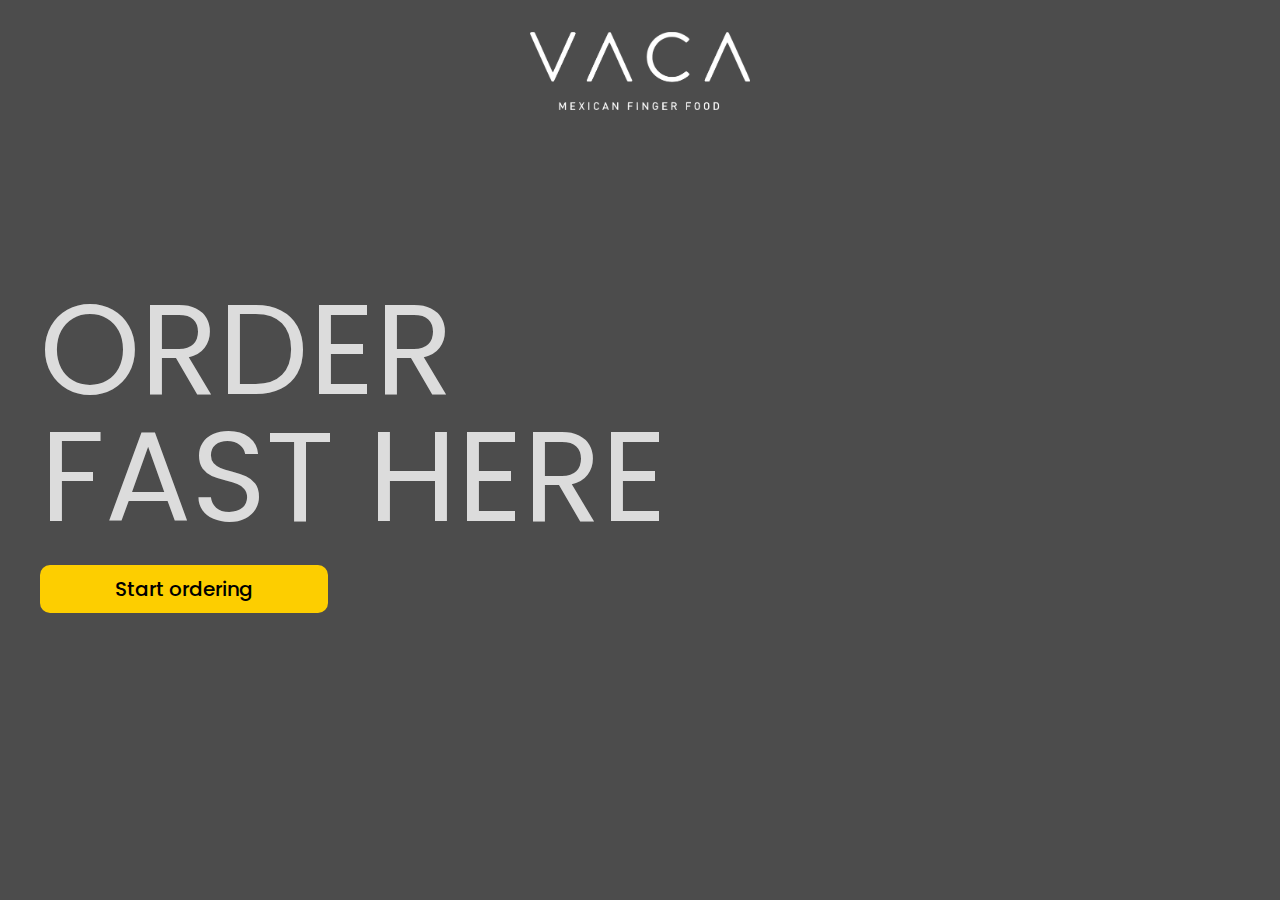
<file: index.html>
<!DOCTYPE html>
<html lang="en">

<head>
    <meta charset="UTF-8">
    <meta http-equiv="X-UA-Compatible" content="IE=edge">
    <meta name="viewport" content="width=device-width, initial-scale=1.0">
    <title>Vaca-homescreen</title>
    <link rel="stylesheet" type="text/css" media="screen" href="stylesheet_first.css">
    <link rel="preconnect" href="https://fonts.googleapis.com">
    <link rel="preconnect" href="https://fonts.gstatic.com" crossorigin>
    <link href="https://fonts.googleapis.com/css2?family=Poppins:ital,wght@0,100;0,200;0,300;0,400;0,500;0,600;0,700;0,800;0,900;1,100;1,200;1,300;1,400;1,500;1,600;1,700;1,800;1,900&display=swap" rel="stylesheet">
</head>

<body>
    <div class="background-slideshow">
        <div class="overlay"></div>
        <header id="header-first-page">
            <div id="top-header-jakub">
                <img src="resources/img/logovaca_firstpage.png" alt="vaca logo " id="vaca-logo-first-page">
            </div>
        </header>

        <div id="content-firstpage">
            <h1>ORDER FAST HERE</h1>
            <a href="second.html" id="button-first-page">Start ordering</a> <!--not working-->
        </div>
            
    </div>

</body>

<script src="script_first.js"></script>
</html>
</file>
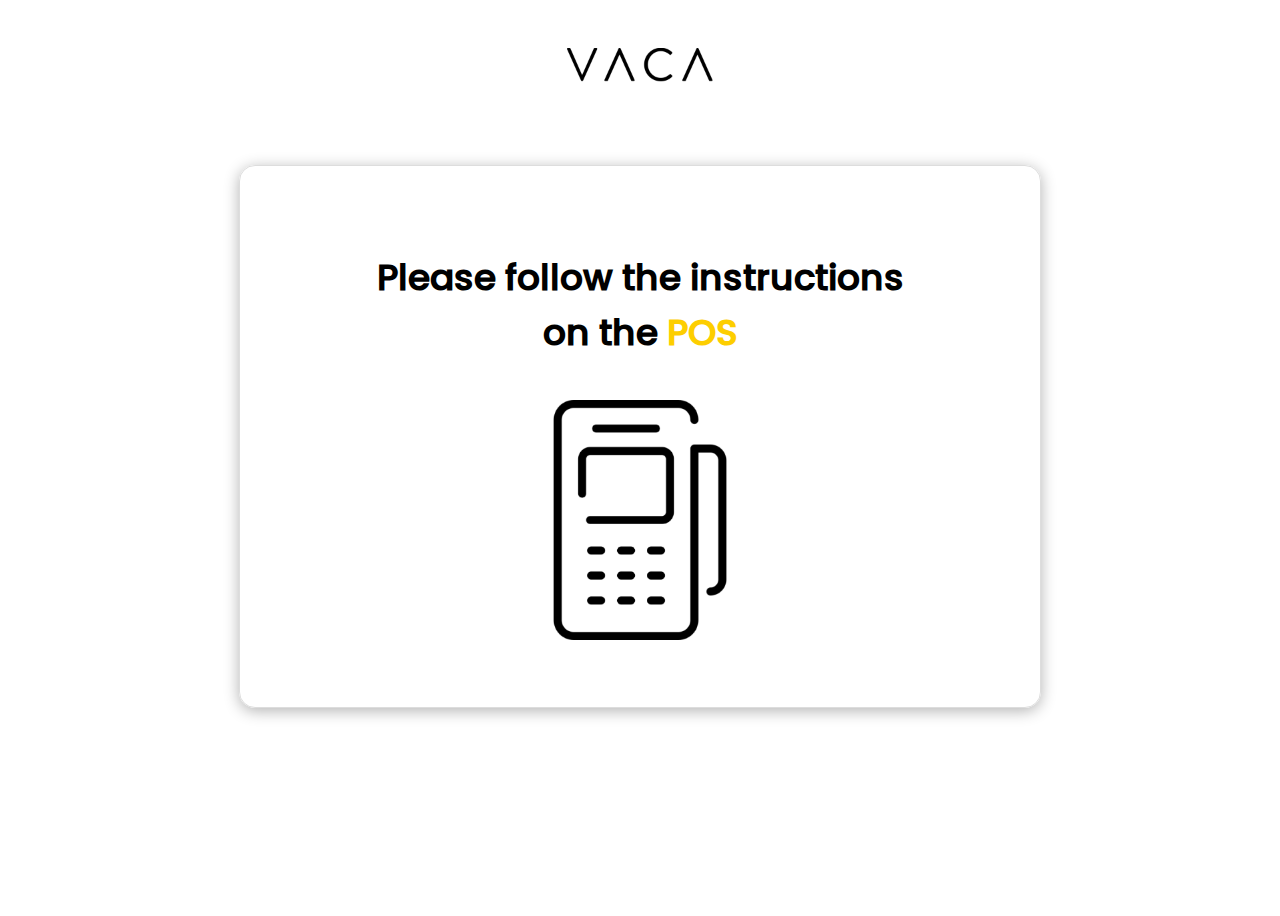
<file: card.html>
<!DOCTYPE html>
<html>
<head>
    <title>VACA - Card</title>
    <link rel="stylesheet" href="stylesheet.css">
    <meta name="viewport" content="width=device-width, initial-scale=1.0, maximum-scale=1.0, user-scalable=0"/>
</head>
<body>
    <div class="content-wrapper">
        <header>
            <div class="logo">
                <img src="resources/img/logovaca 1 (1).png" alt="VACA Logo">
            </div>
        </header>
            <div class="payment-card">
                <h1>Please follow the instructions<br> on the<span class="highlight"> POS</span></h1>
                <div class="optioncard">
                    <img src="resources/img/card reader img.png" alt="card-reader">
                </div>
            </div>
    </div>
</body>

<script>
    const click = document.querySelector('.payment-card');
    click.addEventListener('click', function() {
        window.open("processing.html","_self");
    })
</script>
</html>
</file>
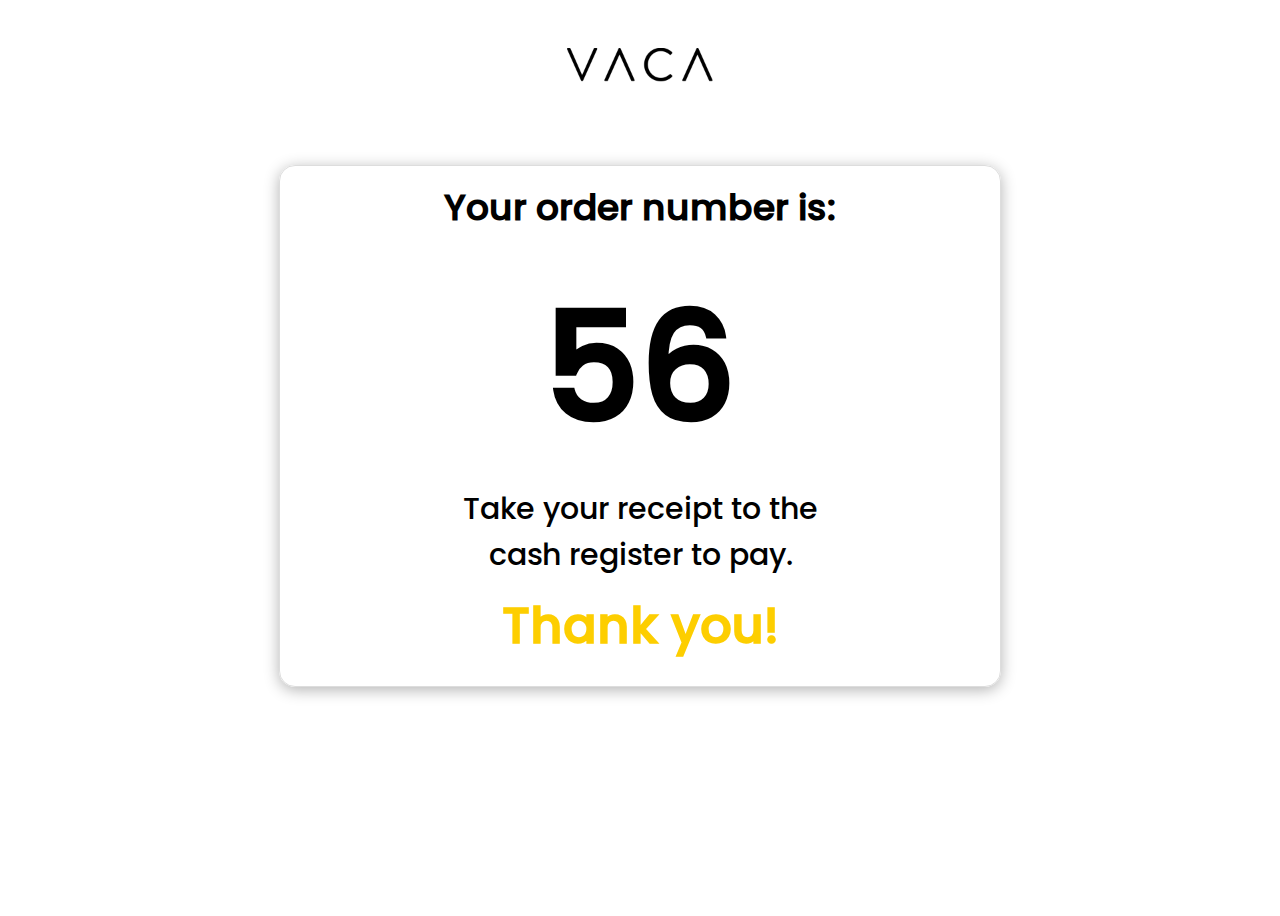
<file: cash.html>
<!DOCTYPE html>
<html>
<head>
    <title>VACA - Card</title>
    <link rel="stylesheet" href="stylesheet.css">
    <meta name="viewport" content="width=device-width, initial-scale=1.0, maximum-scale=1.0, user-scalable=0"/>
</head>
<body>
    <div class="content-wrapper">
        <header>
            <div class="logo">
                <img src="resources/img/logovaca 1 (1).png" alt="VACA Logo">
            </div>
        </header>
            <div class="payment-cash">
                <h1>Your order number is:</h1>
                <strong>56</strong>
                <p>Take your receipt to the <br>cash register to pay.</p>
                <h2><span class="highlight">Thank you!</span></h2>
                <div class="optioncash"></div>
            </div>
    </div>
</body>

<script>
    const click = document.querySelector('.payment-cash');
    click.addEventListener('click', function() {
        window.open("index.html","_self");
    })
</script>


</html>
</file>
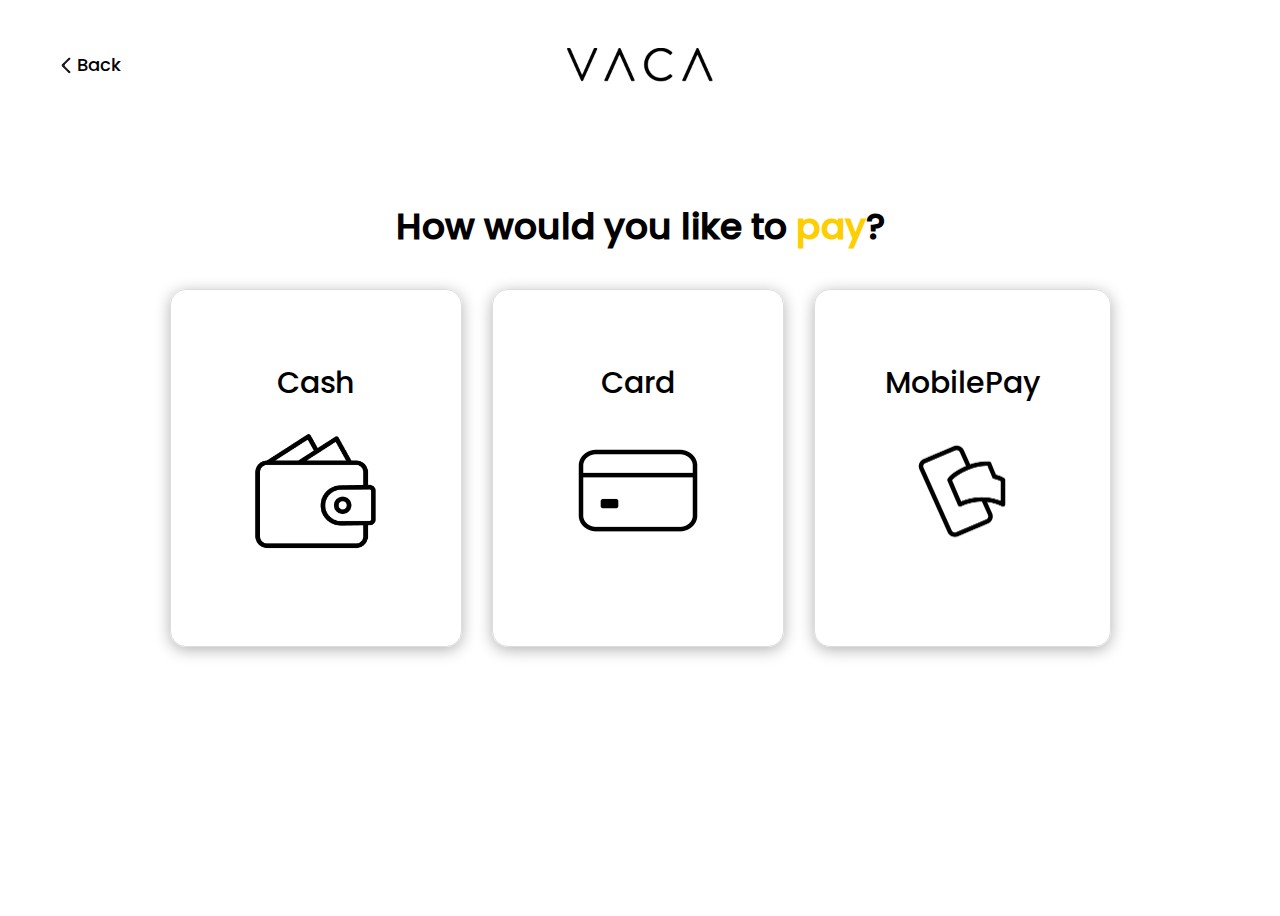
<file: choose_payment.html>
<!DOCTYPE html>
<html>
<head>
    <title>VACA - Payment</title>
    <link rel="stylesheet" href="stylesheet.css">
    <meta name="viewport" content="width=device-width, initial-scale=1.0, maximum-scale=1.0, user-scalable=0"/>
</head>
<body>
    <div class="content-wrapper">
        <header>
            <button class="back-button">
                <img src="resources/img/arrow_back_ios_new (1).png" alt="back arrow">Back
            </button> 
            <div class="logo">
                <img src="resources/img/logovaca 1 (1).png" alt="VACA Logo">
            </div>
        </header>
        <h1>How would you like to <span class="highlight">pay</span>?</h1>
            <div class="payment-options">
                <a href="cash.html">
                    <div class="option">
                        <span>Cash</span>
                        <img src="resources/img/table_restaurant (2).png" alt="cash">
                    </div>
                </a>
                <a href="card.html">
                    <div class="option">
                        <span>Card</span>
                        <img src="resources/img/Frame 42 (1).png" alt="card">
                    </div>
                </a>
                <a href="mobilepay.html">
                    <div class="option">
                        <span>MobilePay</span>
                        <img src="resources/img/Frame 44 (1).png" alt="mobilepay">
                    </div>
                </a>
            </div>
    </div>
</body>

<script>
    const backBtn = document.querySelector('.back-button');
    backBtn.addEventListener('click', function() {
        window.open("menu.html", "_self");
    });

    const buttons = document.querySelectorAll('.option');
    buttons.forEach(btn => {
        btn.addEventListener('click', function() {
            localStorage.removeItem('cart');
    });
});
    
</script>
</html>
</file>
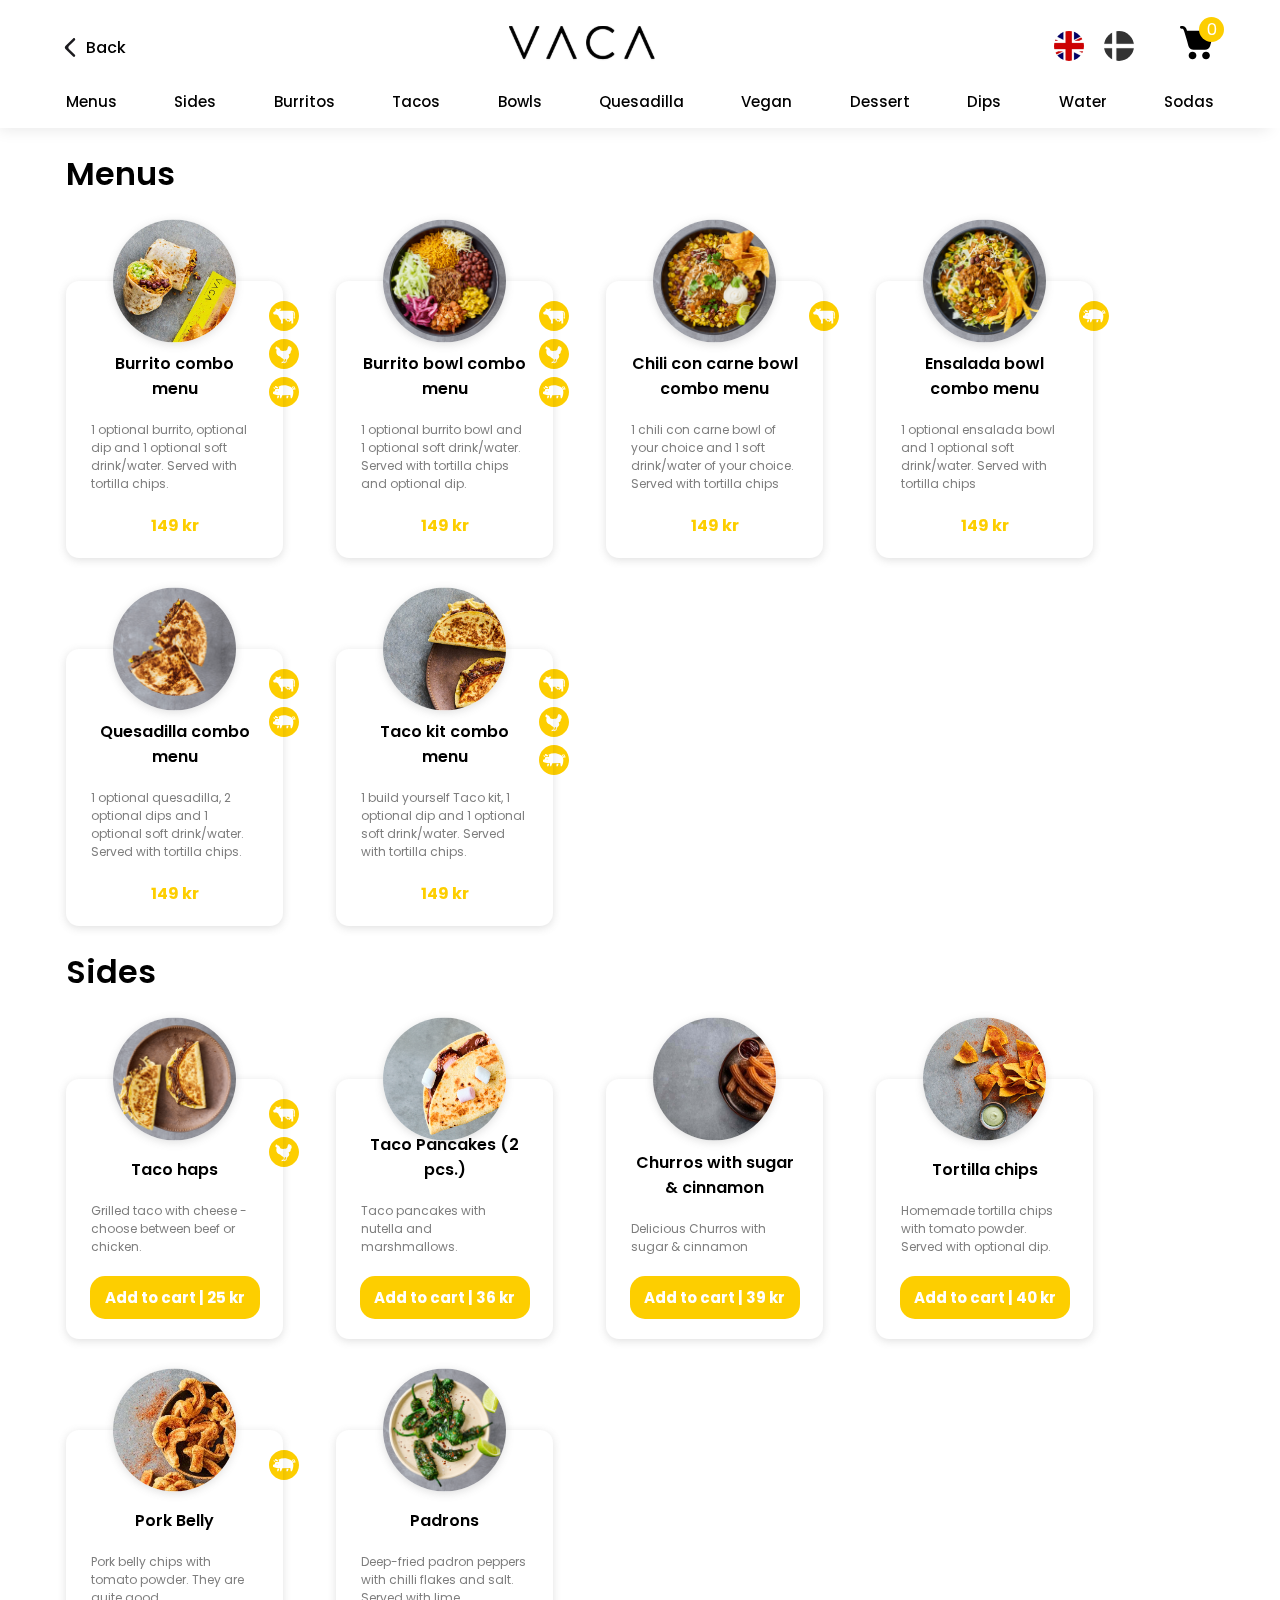
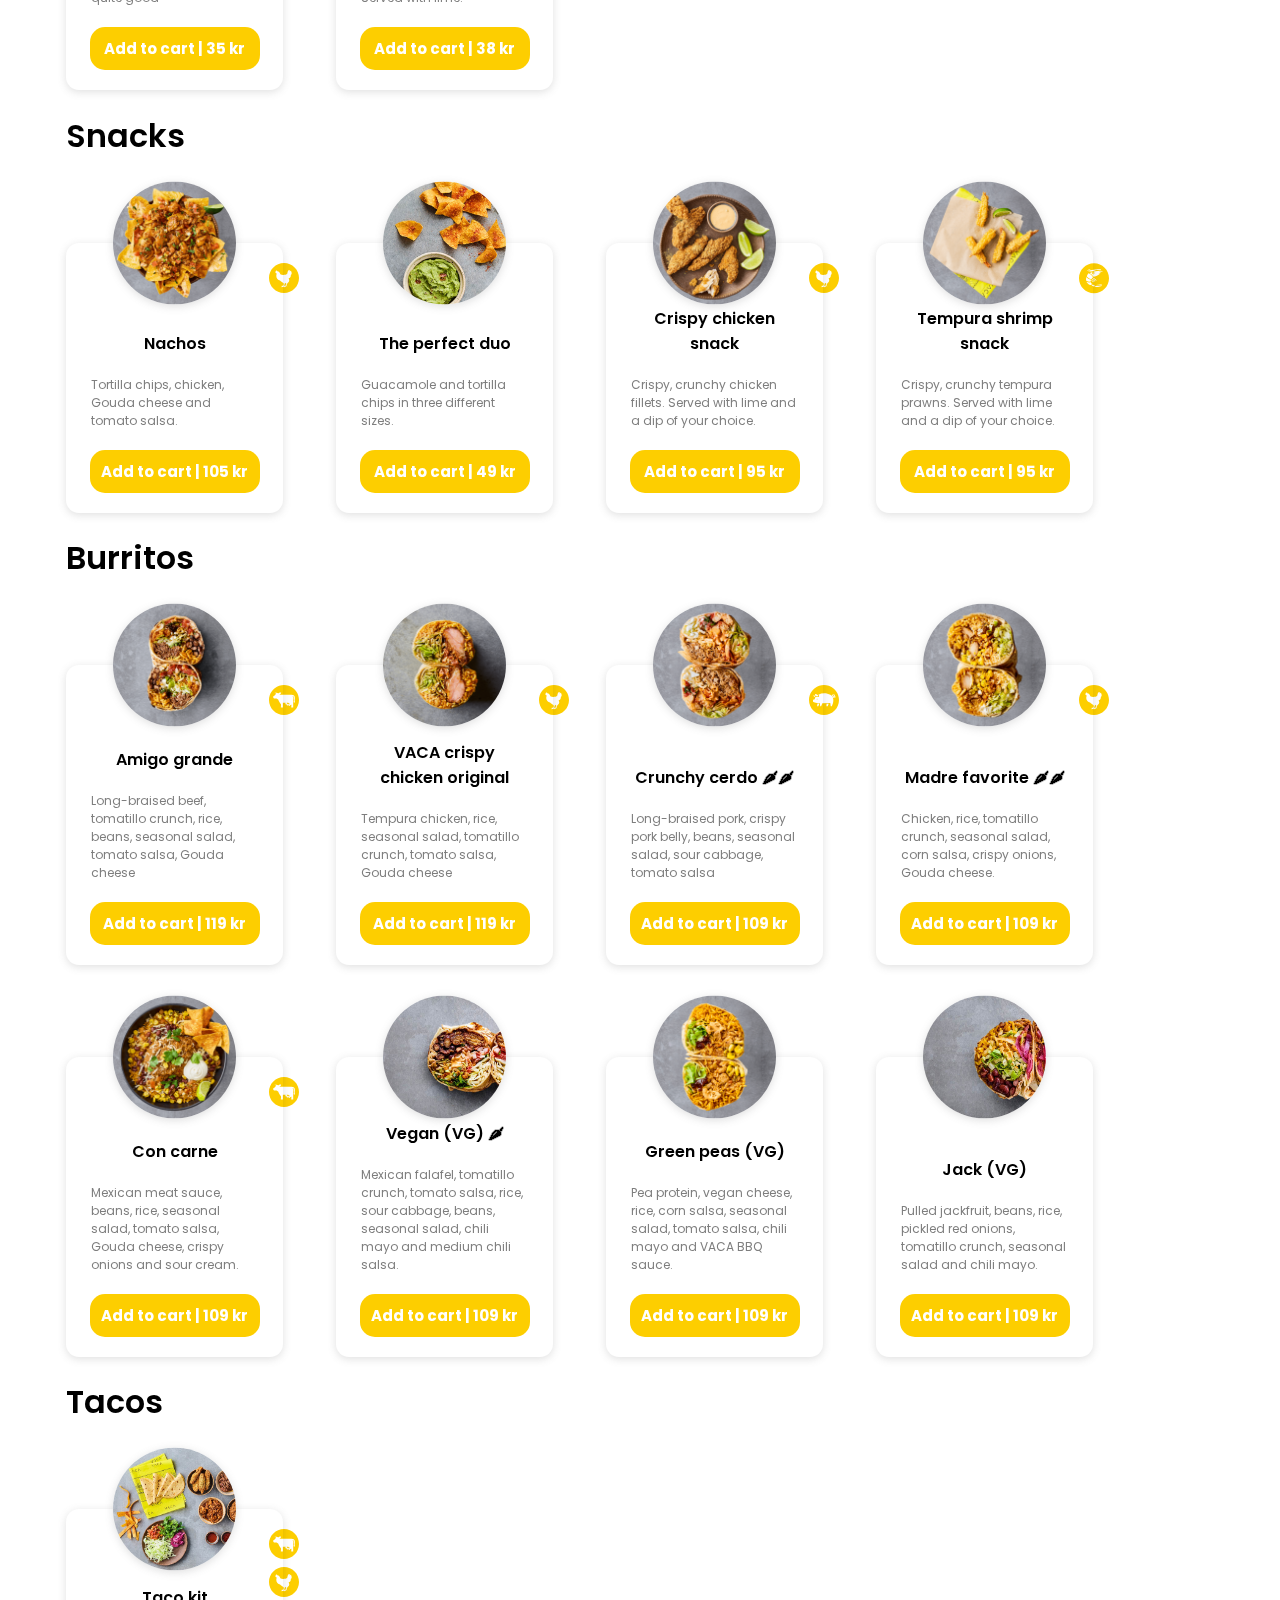
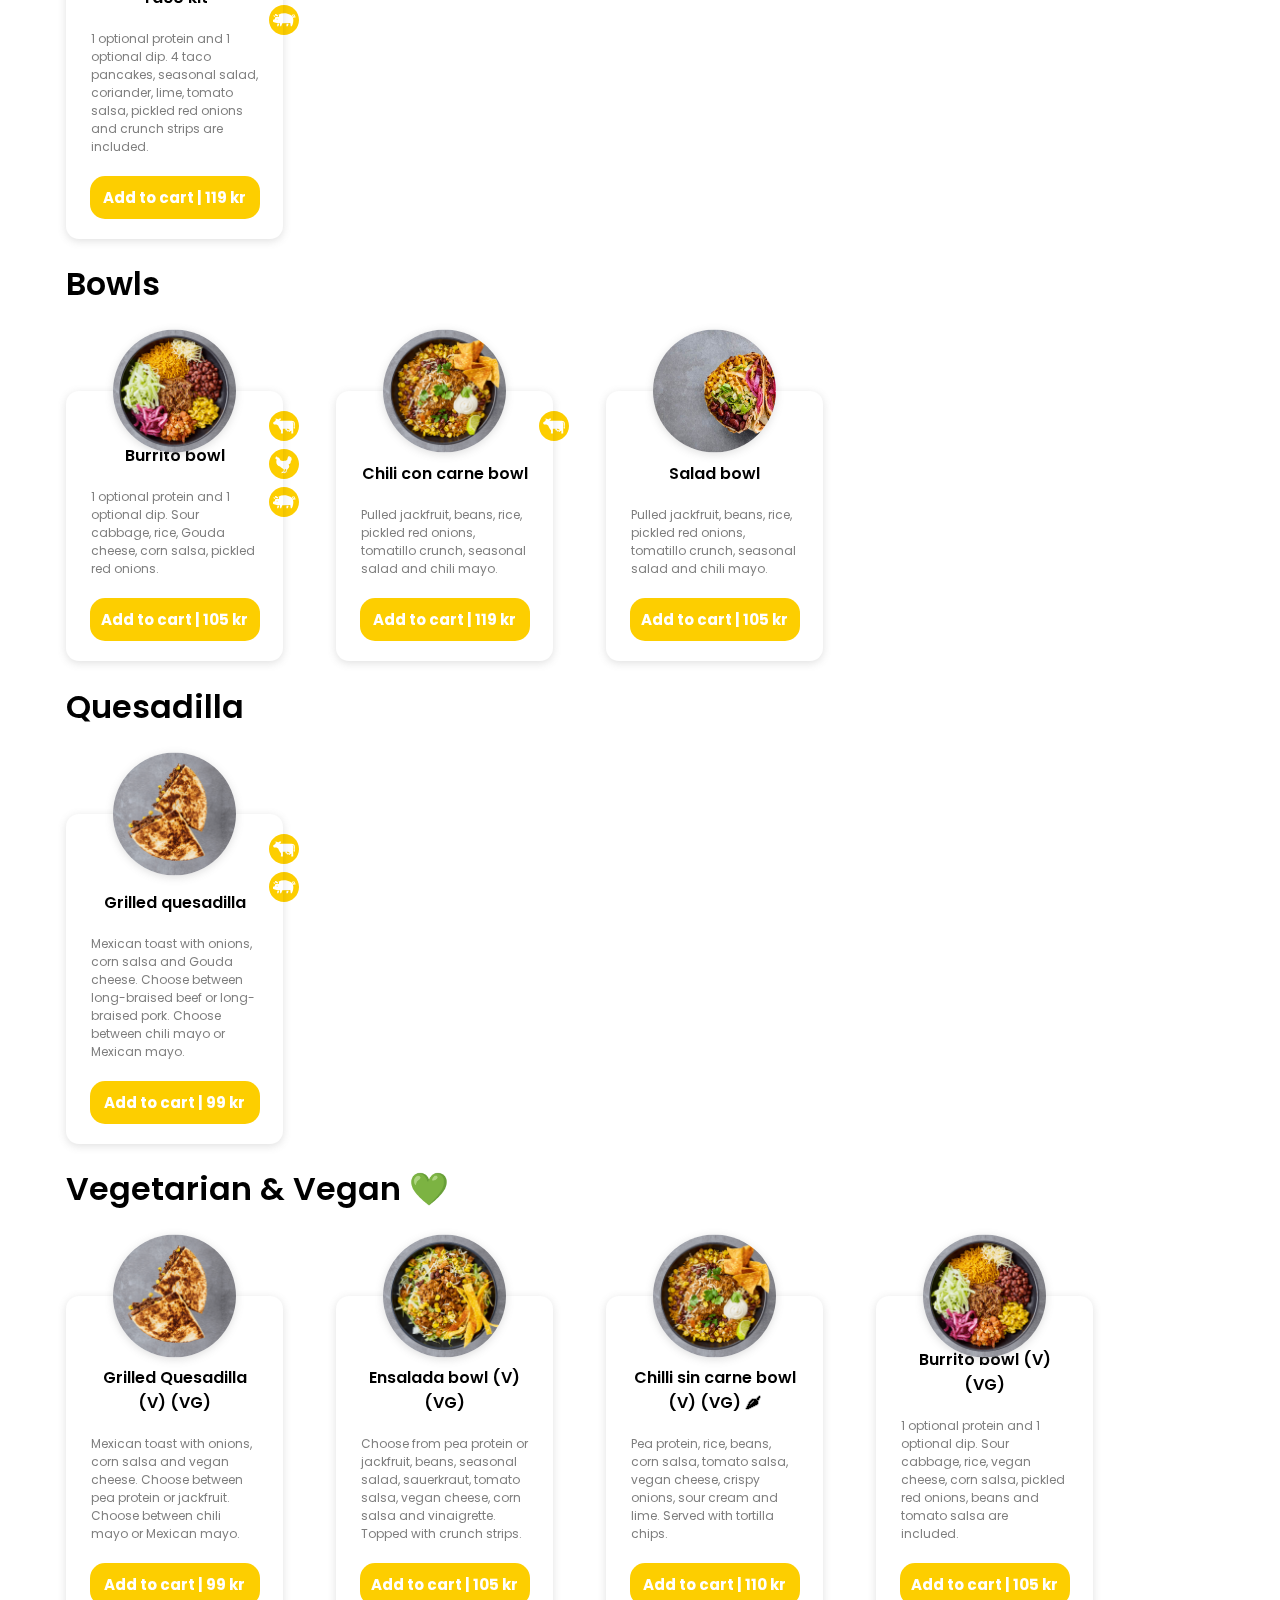
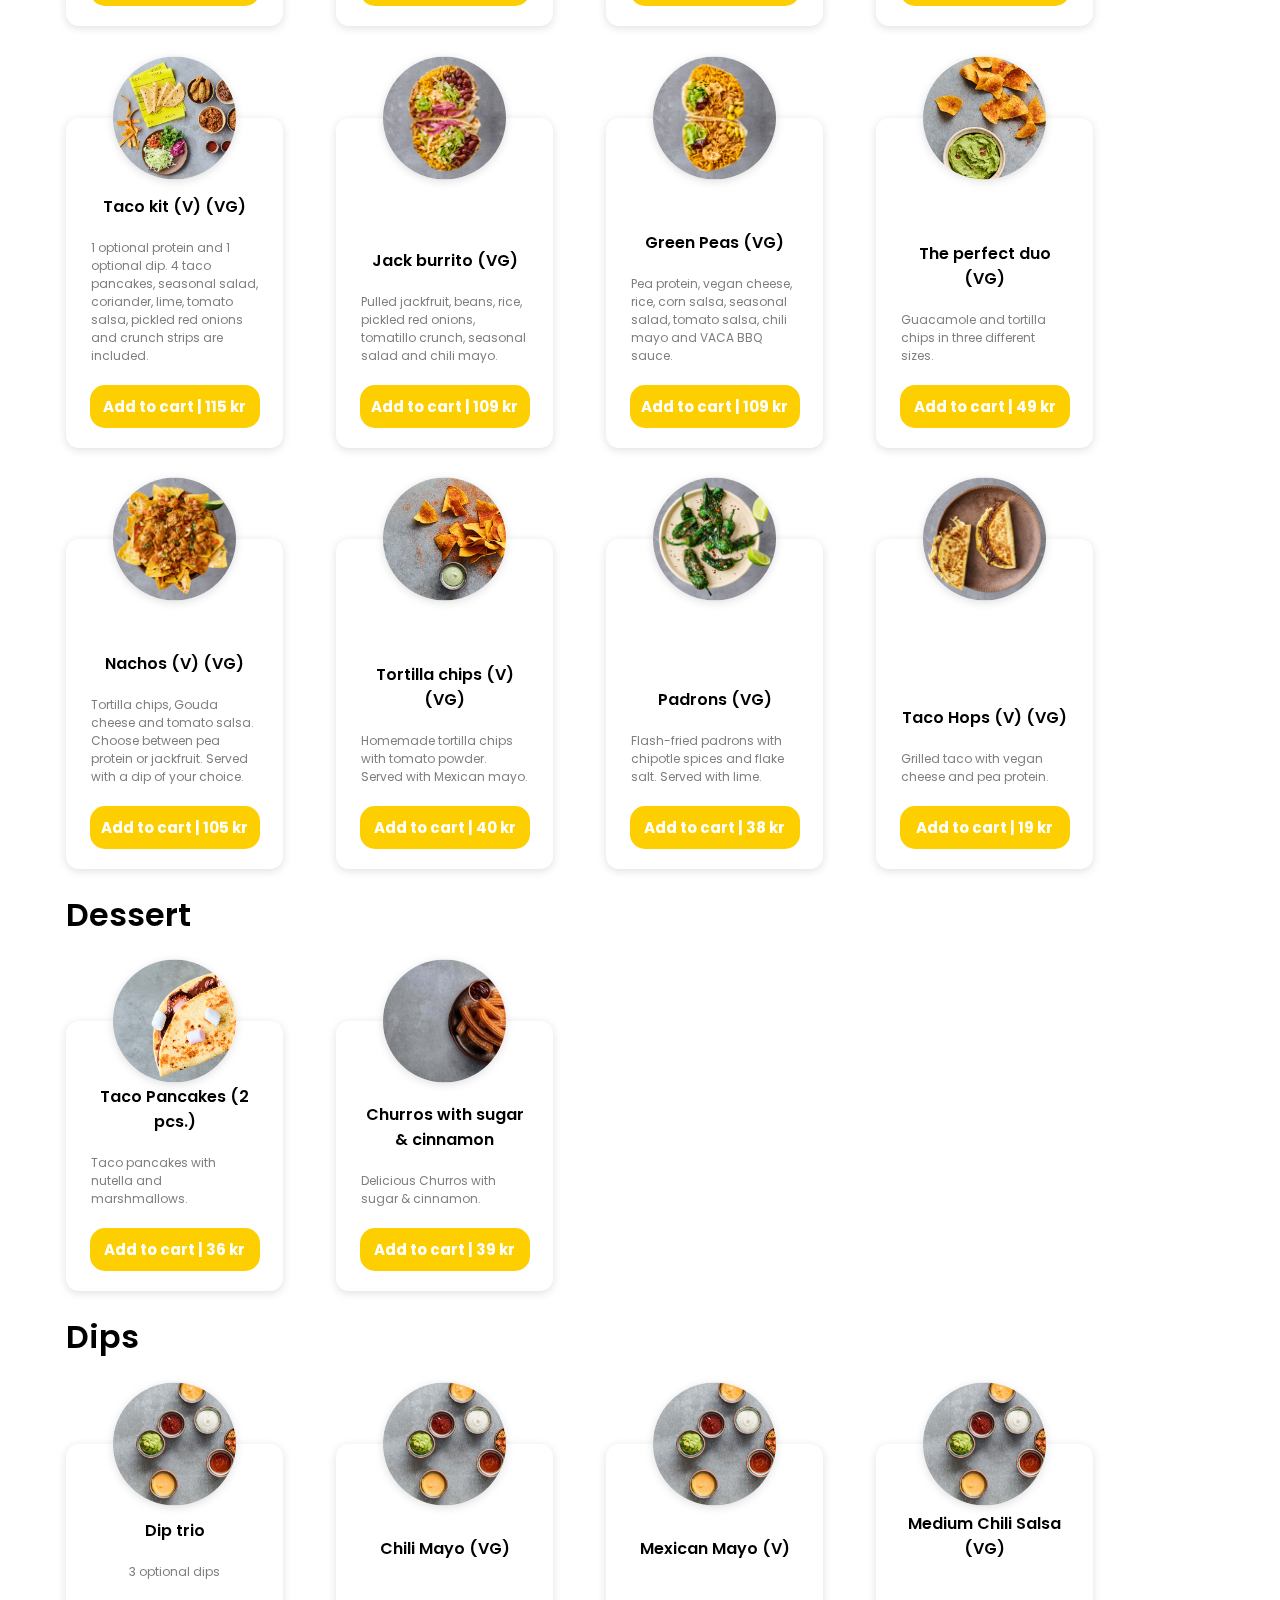
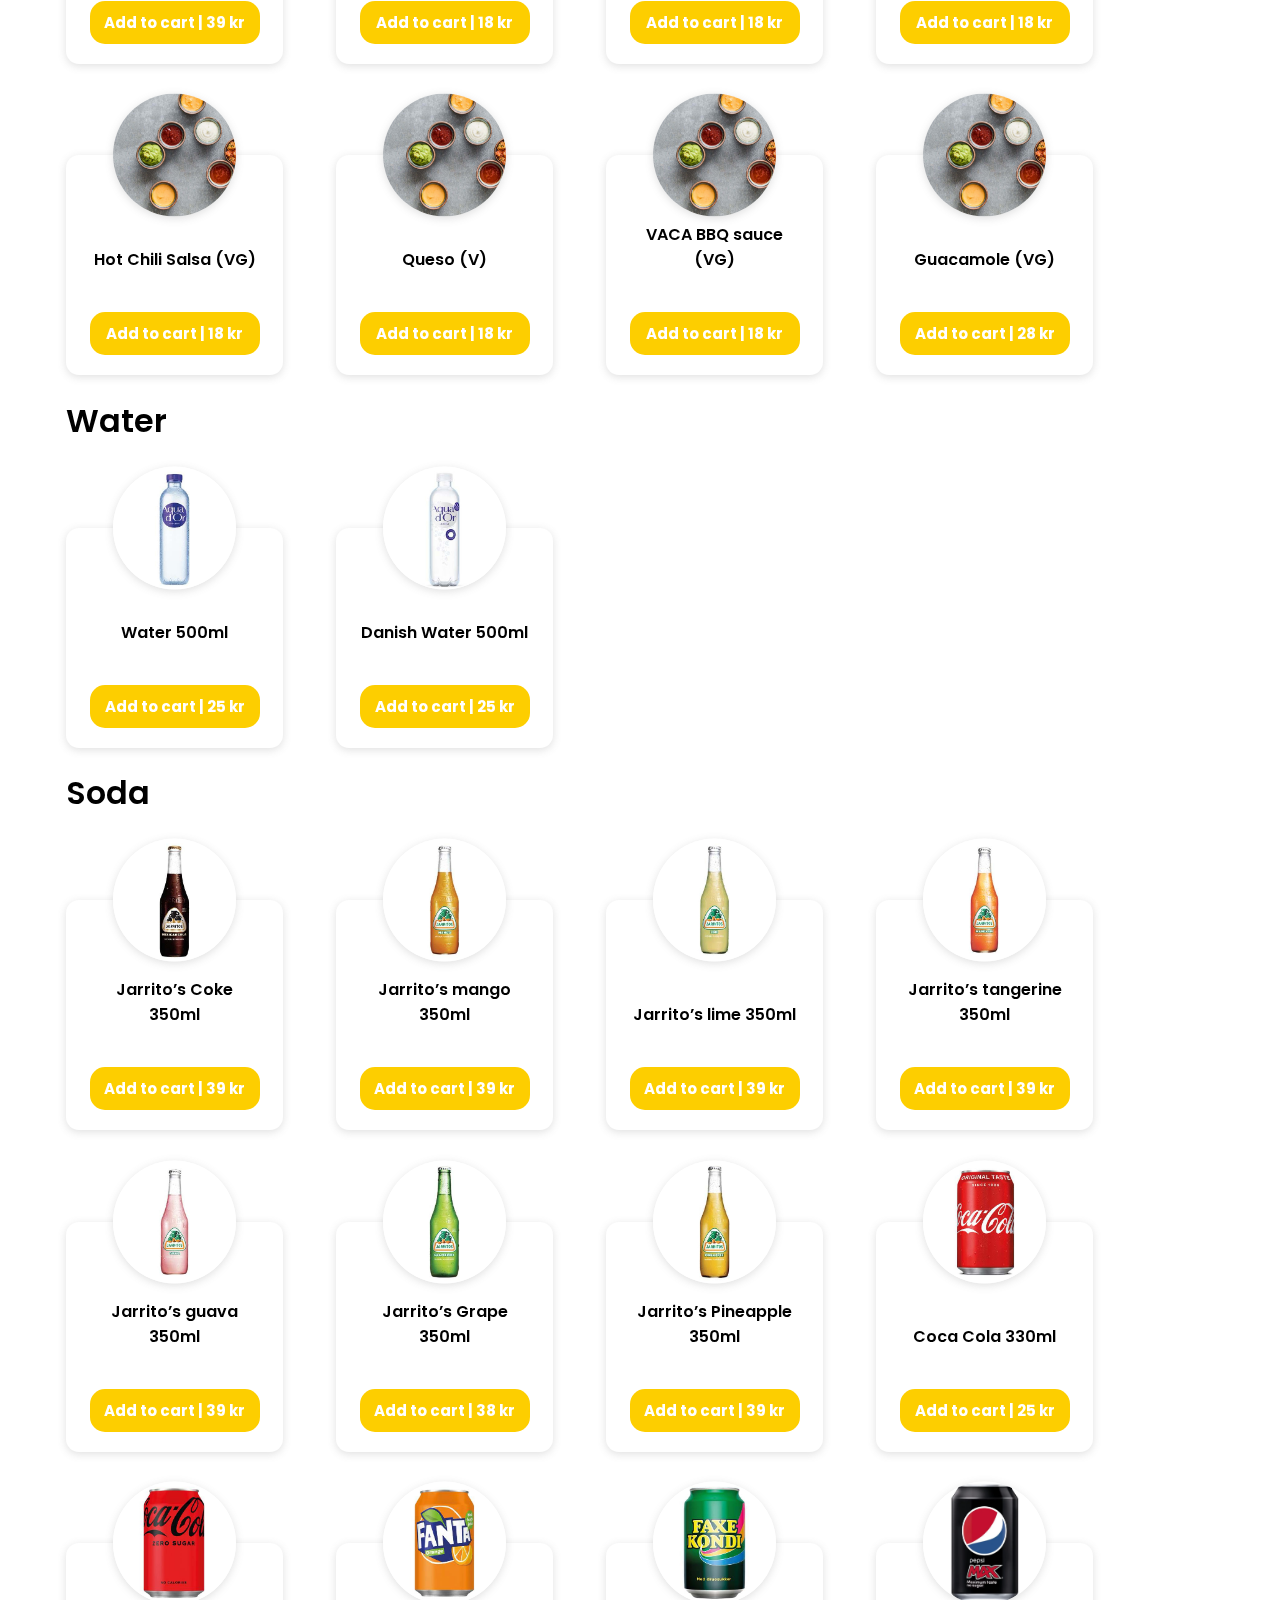
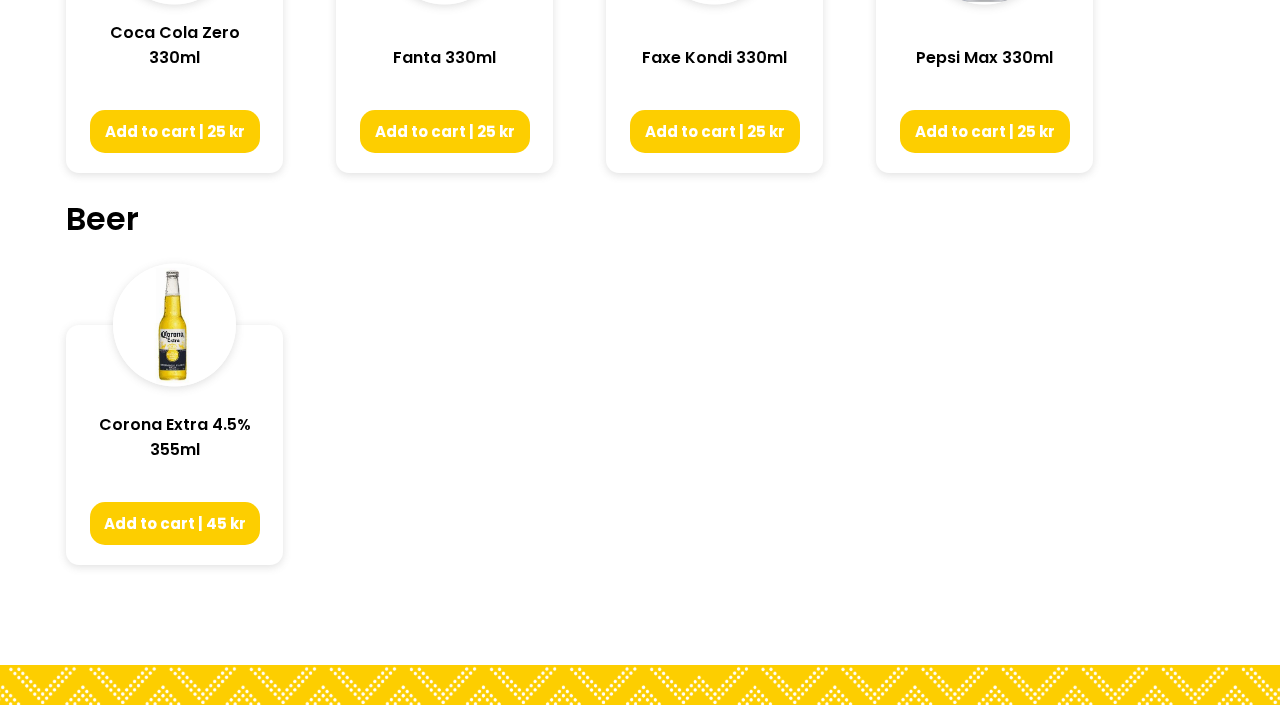
<file: menu.html>
<!DOCTYPE html>
<html lang="en">
<head>
    <meta charset="UTF-8">
    <meta name="viewport" content="width=device-width, initial-scale=1.0">
    <title>VACA</title>
    <link rel="icon" href="resources/img/tab-icon.svg">
    <link rel="stylesheet" type="text/css" media="screen" href="style.css">
    <link rel="preconnect" href="https://fonts.googleapis.com">
    <link rel="preconnect" href="https://fonts.gstatic.com" crossorigin>
    <link href="https://fonts.googleapis.com/css2?family=Poppins:ital,wght@0,100;0,200;0,300;0,400;0,500;0,600;0,700;0,800;0,900;1,100;1,200;1,300;1,400;1,500;1,600;1,700;1,800;1,900&display=swap" rel="stylesheet">
    <meta name="viewport" content="width=device-width, initial-scale=1.0, maximum-scale=1.0, user-scalable=0"/>
</head>
<body>
    
    <div id="back-button" data-cart-close>
        <img src="resources/img/back-arrow.svg" alt="arrow">
        <p>Back</p>
    </div>


    <div id="cart">
        
        <div id="cart-body">
            <div id="cart-header"><h1>Order summary</h1></div>
            <div id="cart-items-container">
                <div id="cart-items-container-flex-box">
                  
                </div>
            </div>
            <div id="cart-bottom"> 
                <button id="pay-btn">Pay</button>
                <span id="total"> kr.</span>
            </div>
        </div>
    </div>
    
    <div class="menu-editor" id="menu-editor-burrito">
        <div class="image-cropper"><img src="resources/img/item1.jpg" alt="Burrito"></div>
        <div class="menu-body">
            <div class="menu-editor-header"><h1>Burrito combo menu</h1></div>
            <p class="description">1 optional burrito bowl and 1 optional soft drink/water. Served with tortilla chips and optional dip.</p>
            <div class="list-container">
                <ul class="editor-list">
                    <li>
                        > Meat
                        <ul class="nested">
                            <li>Pork</li>
                            <li>Beef</li>
                            <li>Chicken</li>
                            <li>Chrispy Chichen</li>
                            <li>Shrimp</li>
                        </ul>
                    </li>
                    <li>
                        > Dips 
                        <ul class="nested">
                            <li>Chili Mayo (VG)</li>
                            <li>Mexican Mayo (V)</li>
                            <li>Medium Chili Salsa (VG)"</li>
                            <li>Hot Chili Salsa (VG)</li>
                            <li>Queso (V)</li>
                            <li>VACA BBQ sauce (VG)</li>
                            <li>Guacamole (VG)</li>
                        </ul>
                    </li>
                    <li>
                        > Beverage
                        <ul class="nested">
                            <li>Water 500ml</li>
                            <li>Danish Water 500ml</li>
                            <li>Jarrito’s Coke 350ml</li>
                            <li>Jarrito’s mango 350ml</li>
                            <li>Jarrito’s lime 350ml</li>
                            <li>Jarrito’s tangerine 350ml</li>
                            <li>Jarrito’s guava 350ml</li>
                            <li>Jarrito’s Grape 350ml</li>
                            <li>Jarrito’s Pineapple 350ml</li>
                            <li>Coca Cola 330ml"</li>
                            <li>Coca Cola Zero 330ml</li>
                            <li>Fanta 330ml</li>
                            <li>Faxe Kondi 330ml</li>
                            <li>Pepsi Max 330ml"</li>
                            <li>Corona Extra 4.5% 355ml</li>
                        </ul>
                    </li>
                    <li>
                        > Desert
                        <ul class="nested">
                            <li>Taco Pancakes</li>
                            <li>Churros with sugar & cinnamon</li>
                        </ul>
                    </li>
                </ul>
            </div>
            <div class="menu-editor-bottom">
                <div class="plus-minus-button-editor">
                    <div class="minus-button-editor editor-muliplier-button">-</div>
                    <span class="multiplier">1</span>
                    <div class="plus-button-editor editor-muliplier-button">+</div>
                </div>
                <div class="add-to-cart-button-editor" data-cart-close>
                    <h2>Add to cart</h2>
                    <span class="total-editor">149 kr.</span>
                </div>
            </div>
        </div>
    </div>
    
    <div id="overlay"></div>

    <div id="all-content-container">
        <header id="header">
            <div id="top-header">
                
                
                <img src="resources/img/logovaca.svg" alt="vaca logo" id="vaca-logo">
                <div id="nav-right-section">
                    <div id="language-selector">
                        <img src="resources/img/uk flag 1.svg" alt="uk flag" id="lang-eng">
                        <img src="resources/img/dk flag 1.svg" alt="denmark flag" id="lang-dan">
                    </div>
                    <div id="cart-icon" data-cart-target="#cart">
                        <span>0</span>
                        <img src="resources/img/cart-icon.svg" alt="cart icon">
                        
                    </div>
                    
                </div>
            </div>
            <div id="nav"></div>
            <div id="bottom-header">
                <ul id="nav">
                    <li class="nav-item"><a href="#menus">Menus</a></li>
                    <li class="nav-item"><a href="#sides">Sides</a></li>  
                    <li class="nav-item"><a href="#burritos">Burritos</a></li>
                    <li class="nav-item"><a href="#tacos">Tacos</a></li>
                    <li class="nav-item"><a href="#bowls">Bowls</a></li>
                    <li class="nav-item"><a href="#quesadilla">Quesadilla</a> </li>
                    <li class="nav-item"><a href="#veg">Vegan</a></li>
                    <li class="nav-item"><a href="#dessert">Dessert</a></li>
                    <li class="nav-item"><a href="#dips">Dips</a></li>
                    <li class="nav-item"><a href="#water">Water</a></li>
                    <li class="nav-item"><a href="#soda">Sodas</a></li>
                </ul>
            </div>
        </header>
        <div id="container">
            <section id="menus">
                <h1>Menus</h1>

                <div class="items-container-menu">

                    
                </div>
                
            </section>
            <section id="sides">
                <h1>Sides</h1>

                <div class="items-container-sides">
                    
                </div>
                
            </section>
            <section id="snacks">
                <h1>Snacks</h1>

                <div class="items-container-snacks">
                    
                </div>
                
            </section>
            <section id="burritos">
                <h1>Burritos</h1>

                <div class="items-container-burritos">
                    
                </div>
                
            </section>
            <section id="tacos">
                <h1>Tacos</h1>

                <div class="items-container-tacos">
                    
                </div>
                
            </section>
            <section id="bowls">
                <h1>Bowls</h1>

                <div class="items-container-bowls">
                    
                </div>
                
            </section>
            <section id="quesadilla">
                <h1>Quesadilla</h1>

                <div class="items-container-quesadilla">
                    
                </div>
                
            </section>
            <section id="veg">
                <h1>Vegetarian & Vegan 💚</h1>

                <div class="items-container-veg">
                    
                </div>
                
            </section>
            <section id="dessert">
                <h1>Dessert</h1>

                <div class="items-container-dessert">
                    
                </div>
                
            </section>
            <section id="dips">
                <h1>Dips</h1>

                <div class="items-container-dips">
                    
                </div>
                
            </section>
            <section id="water">
                <h1>Water</h1>

                <div class="items-container-water">
                    
                </div>
                
            </section>
            <section id="soda">
                <h1>Soda</h1>

                <div class="items-container-soda">
                    
                </div>
                
            </section>
            <section id="beer">
                <h1>Beer</h1>

                <div class="items-container-beer">
                    
                </div>
                
            </section>
        </div>

        
    </div>
    <section id="bottom-ribbon">
        <img src="resources/img/ribbon.svg" alt="ribbon">
    </section>
    <script src="javascript.js"></script>
</body>


</html>
</file>
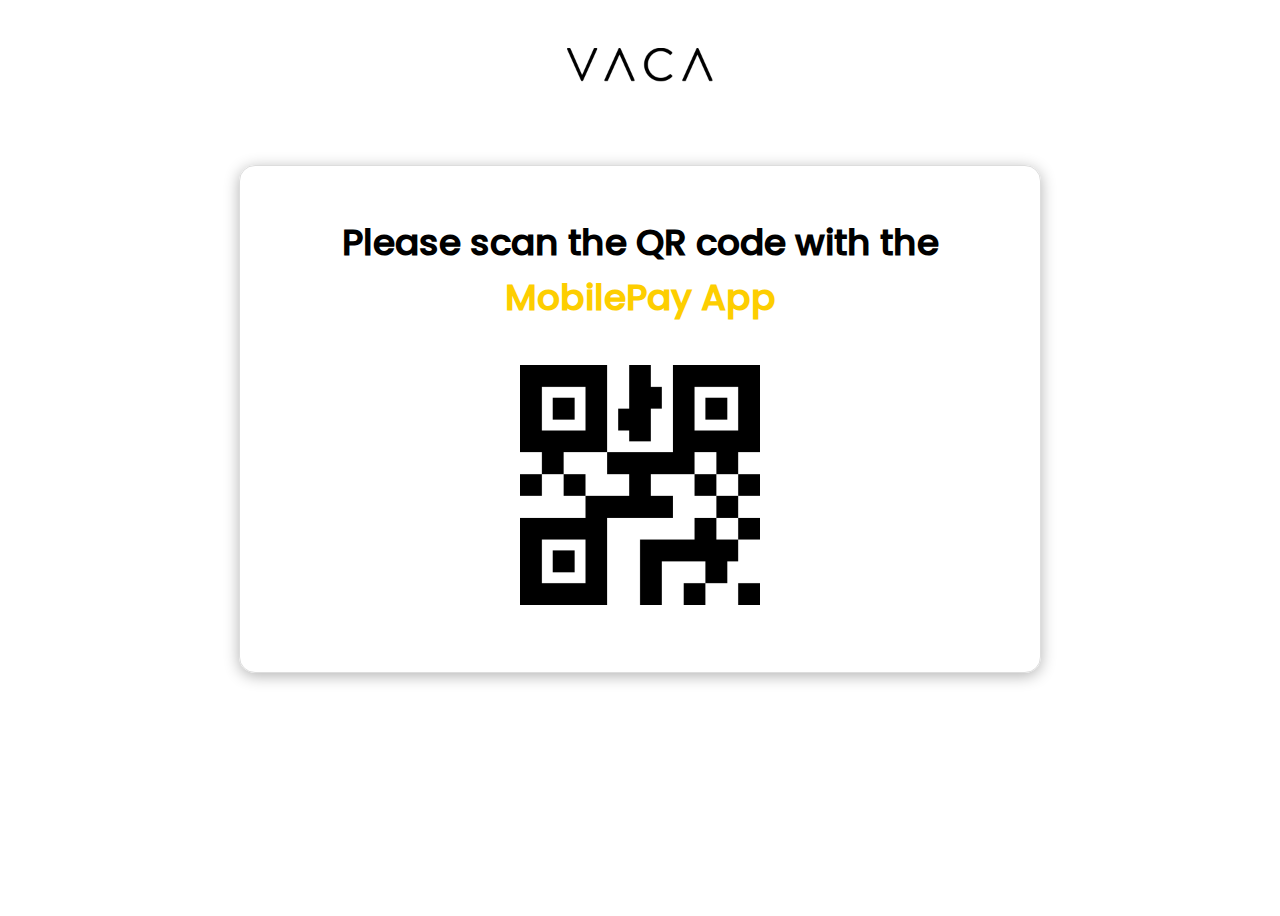
<file: mobilepay.html>
<!DOCTYPE html>
<html>
<head>
    <title>VACA - Card</title>
    <link rel="stylesheet" href="stylesheet.css">
    <meta name="viewport" content="width=device-width, initial-scale=1.0, maximum-scale=1.0, user-scalable=0"/>
</head>
<body>
    <div class="content-wrapper">
        <header>
            <div class="logo">
                <img src="resources/img/logovaca 1 (1).png" alt="VACA Logo">
            </div>
        </header>
            <div class="payment-mobile">
                <h1>Please scan the QR code with the<span class="highlight"> MobilePay App</span></h1>
                <div class="optionmobile">
                    <img src="resources/img/QR Code.png" alt="card-reader">
                </div>
            </div>
    </div>
</body>

<script>
    const click = document.querySelector('.payment-mobile');
    click.addEventListener('click', function() {
        window.open("processing.html","_self");
    })
</script>
</html>
</file>
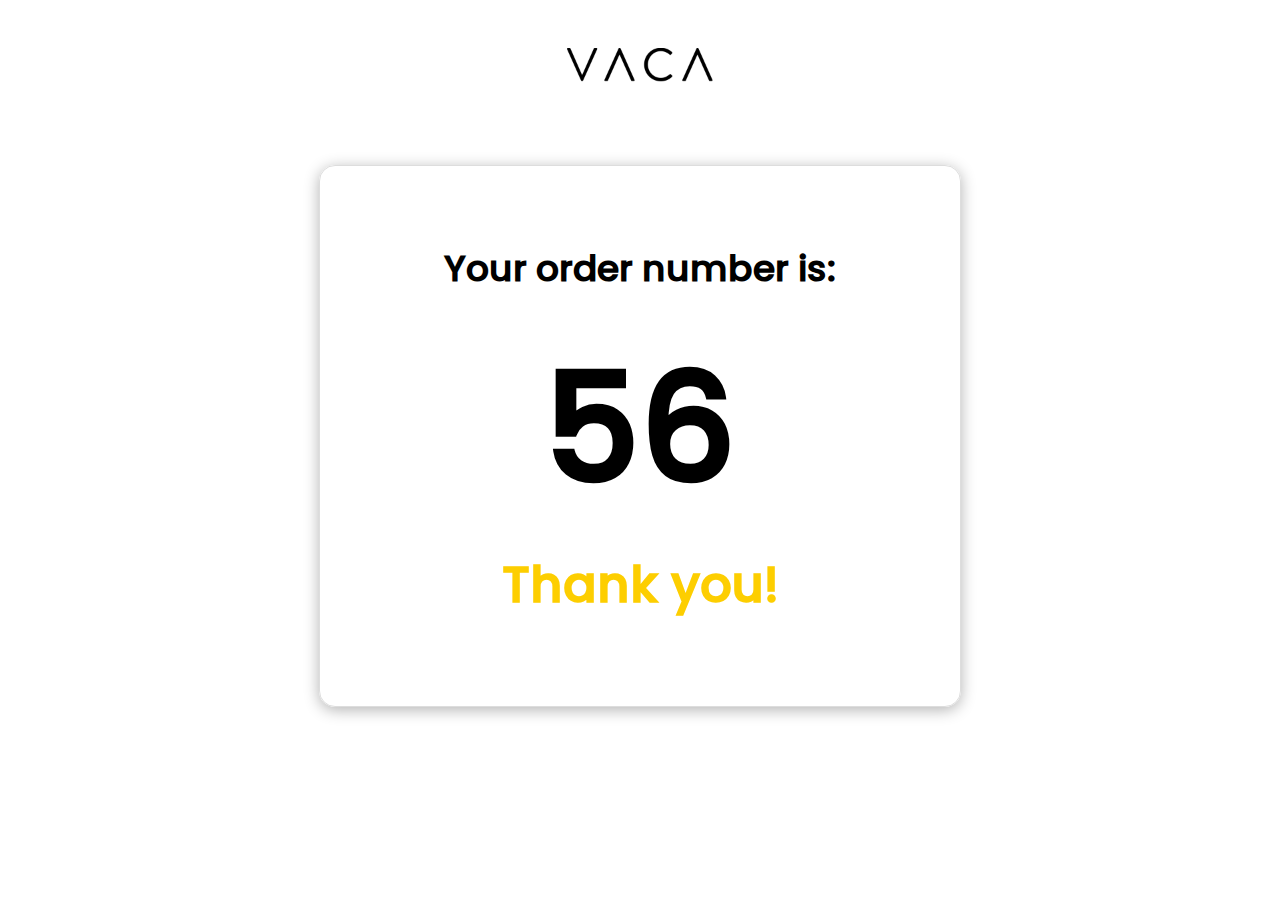
<file: ordernumber.html>
<!DOCTYPE html>
<html>
<head>
    <title>VACA - Card</title>
    <link rel="stylesheet" href="stylesheet.css">
    <meta name="viewport" content="width=device-width, initial-scale=1.0, maximum-scale=1.0, user-scalable=0"/>
</head>
<body>
    <div class="content-wrapper">
        <header>
            <div class="logo">
                <img src="resources/img/logovaca 1 (1).png" alt="VACA Logo">
            </div>
        </header>
            <div class="ordernumber">
                <h1>Your order number is:</h1>
                <strong>56</strong>
                <h2><span class="highlight">Thank you!</span></h2>
                <div class="number"></div>
            </div>
    </div>
</body>

<script>
    const click = document.querySelector('.ordernumber');
    click.addEventListener('click', function() {
        window.open("index.html","_self");
    })
</script>
</html>
</file>
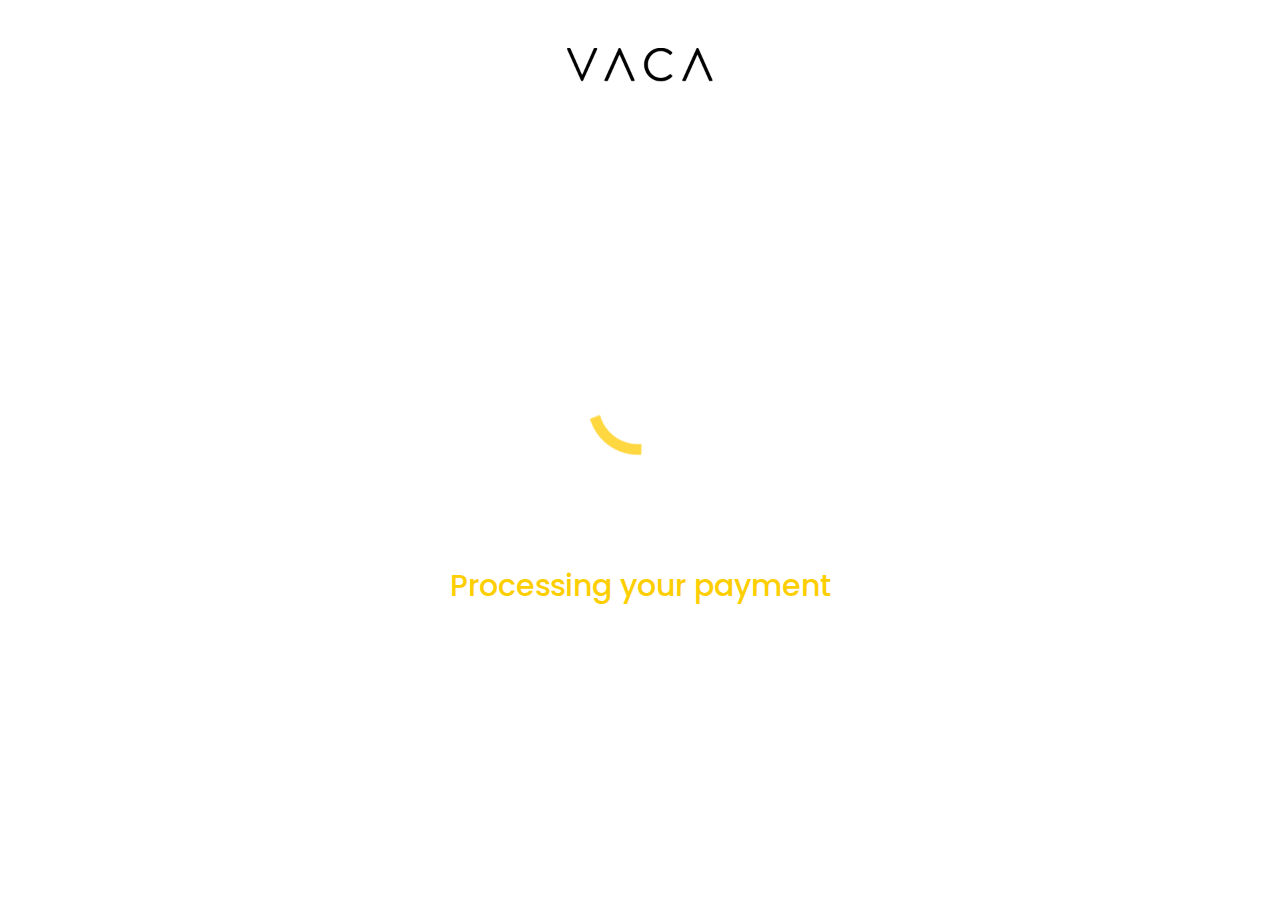
<file: processing.html>
<!DOCTYPE html>
<html>
<head>
    <title>VACA - Card</title>
    <link rel="stylesheet" href="stylesheet.css">
    <meta name="viewport" content="width=device-width, initial-scale=1.0, maximum-scale=1.0, user-scalable=0"/>
</head>
<body>
    <div class="content-wrapper">
        <header>
            <div class="logo">
                <img src="resources/img/logovaca 1 (1).png" alt="VACA Logo">
            </div>
        </header>
        <div class="processing">
            <img src="resources/img/car-dealer-loader.gif" alt="">
        </div>
        <div>
            <p><span class="highlight"> Processing your payment</span></p>
        </div>
    </div>
</body>

<script>
    function openPageAfterDelay(url, delay) {
    window.addEventListener('DOMContentLoaded', () => {
        setTimeout(() => {
            window.open("ordernumber.html","_self"); // Redirect to the specified URL
        }, delay);
    });
}

// Usage example
openPageAfterDelay("second.html", 3000); // Opens "second.html" after 3 seconds
</script>
</html>
</file>
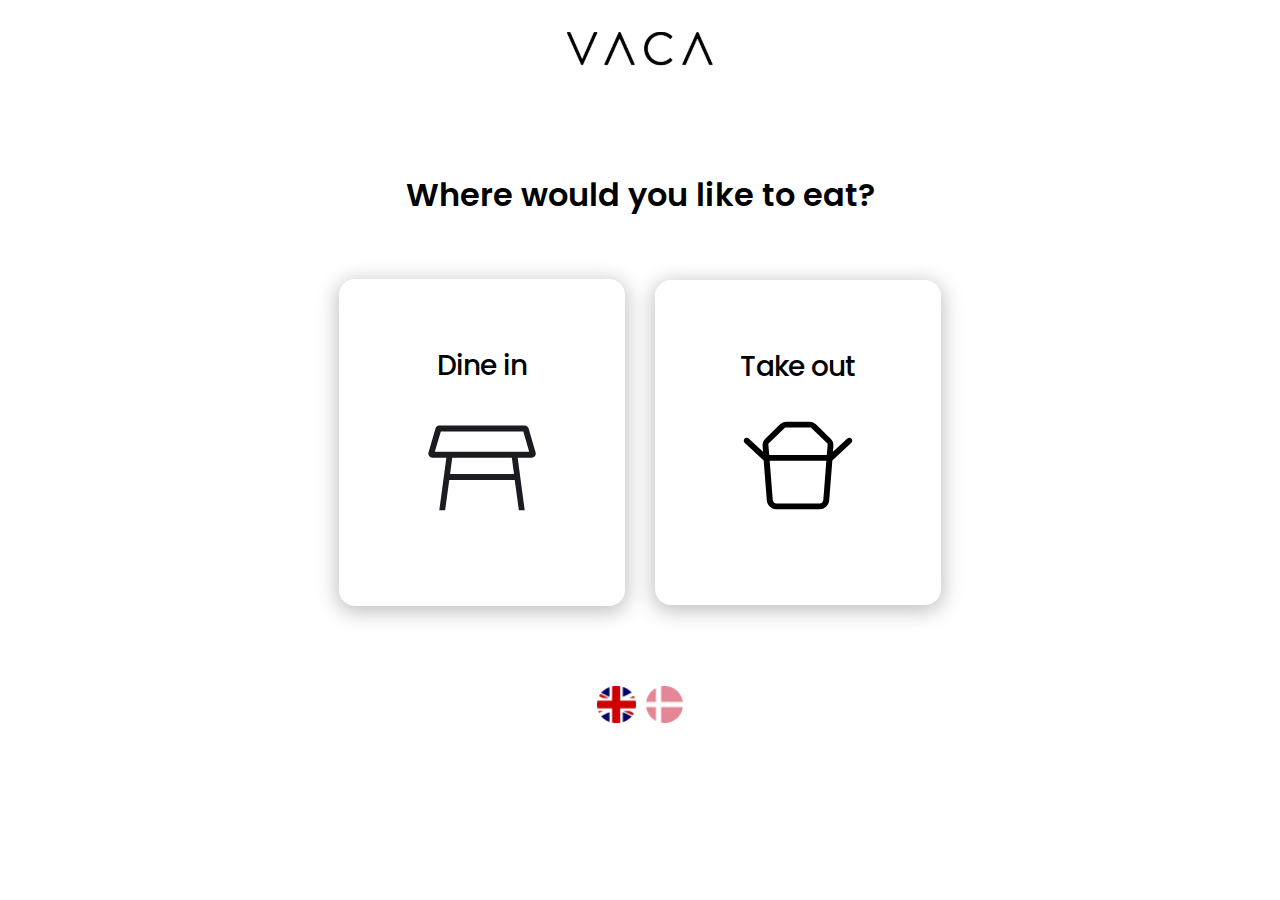
<file: second.html>
<!DOCTYPE html>
<html lang="en">

<head>
    <meta charset="UTF-8">
    <meta http-equiv="X-UA-Compatible" content="IE=edge">
    <meta name="viewport" content="width=device-width, initial-scale=1.0">
    <title>Vaca-whereeat</title>
    <link rel="stylesheet" type="text/css" media="screen" href="stylesheet_first.css">
    <link rel="preconnect" href="https://fonts.googleapis.com">
    <link rel="preconnect" href="https://fonts.gstatic.com" crossorigin>
    <link href="https://fonts.googleapis.com/css2?family=Poppins:ital,wght@0,100;0,200;0,300;0,400;0,500;0,600;0,700;0,800;0,900;1,100;1,200;1,300;1,400;1,500;1,600;1,700;1,800;1,900&display=swap" rel="stylesheet">
</head>

<body>
    <header id="header">
        <div id="top-header-jakub">
            <img src="resources/img/logovaca.svg" alt="vaca logo" id="vaca-logo">
        </div>
    </header>

    <div id="content-secondpage">
        <h1>Where would you like to eat?</h1>
        <div id="content-cards">

            <div class="where-eat-card">
                <h2>Dine in</h2>
                <img src="resources/img/table_restaurant.svg" alt="uk flag" id="dinein">
            </div>

            <div class="where-eat-card">
                <h2>Take out</h2>
                <img src="resources/img/takeout-dining.svg" alt= "takeoutdining" id="takeout">
                
            </div>
        </div>

        <div id="language-big-selector">
            <a href="#" language="en" class="active"><img src="resources/img/uk flag 1.png" alt="uk flag" id="lang-eng"></a>
            <a href="#" language="dk"><img src="resources/img/dk flag 1.png" alt="denmark flag" id="lang-dan"></a>
        </div>
        
    </div>        

    
    <script src="script_first.js"></script>

</body>


</html>
</file>
<file: stylesheet_first.css>
/* -------- Project style --------- */
body {
    margin: 0;
    padding: 0;
    max-width: 100%;
    overflow-x: hidden;
    font-family: "Poppins", system-ui;
    overflow-y: hidden;
    -ms-overflow-style: none;
    scrollbar-width: none;
}
body::-webkit-scrollbar {
    display: none;
}
:root {
    --yellow: #FDCE00;
    --black: #000000;
    --text-gray: #7E7E7E;
    --item-box-shadow: rgba(99, 99, 99, 0.2) 0px 2px 8px 0px;
    --image-box-shadow:  rgba(99, 99, 99, 0.2) 0px 2px 8px 0px;
}

h1 {
    font-family: "Poppins", system-ui;
    font-weight: 600;
    font-style: normal;
    font-size: 32px;
}

h2 {
    font-family: "Poppins", system-ui;
    font-weight: 600;
    font-style: normal;
    font-size: 16px;
    margin: 0;
}

h3 {
    font-family: "Poppins", system-ui;
    font-weight: 700;
    font-style: normal;
    font-size: 16px;
    margin: 0;
    color: var(--yellow);
}
p {
    margin: 0;
}





/*------JAKUB--------*/
/*------FIRST PAGE--------*/
#header-firstpage{
    display: flex;
    width: 1194px;
    padding: 50px 10px;
    flex-direction: column;
    align-items: center;
    gap: 13px;
}
#vaca-logo-first-page{
    width: 220px;
    height: 78px;
    z-index: 2;
}

#content-firstpage{
    display: flex;
    height: 100vh;
    width: 1194px;
    padding: 60px 40px;
    flex-direction: column;
    align-items: flex-start;
    justify-content: center;
    gap: 25px; 
}

#content-firstpage h1{
    width: 673px;
    color: #DCDCDC;
    font-family: Poppins;
    font-size: 128px;
    font-style: normal;
    font-weight: 400;
    line-height: 99.09%; /* 126.835px */
    z-index: 1;
}
#button-first-page{
    display: flex;
    padding: 12px 75px;
    justify-content: center;
    align-items: center;
    gap: 2px;
    border-radius: 10px;
    background: var(--yellow, #FDCE00);

    color: var(--blackvaca, #000);
    text-align: center;
    font-family: Poppins;
    font-size: 20px;
    font-style: normal;
    font-weight: 500;
    line-height: 24px; /* 120% */
    border: none;
    z-index: 100;
    cursor: pointer;
    text-decoration: none;
}



/*Slideshow*/

* {
    margin: 0;
    padding: 0;
    box-sizing: border-box;
}


.background-slideshow {
    position: relative;
    width: 100%;
    height: 100vh;
    background-size: cover;
    background-position: center;
    animation: slideshow 20s infinite; 
    z-index: 0;
}

.overlay {
    position: absolute;
    top: 0;
    left: 0;
    width: 100%;
    height: 100%;
    background-color: rgba(0, 0, 0, 0.7); 
    z-index: 0;
}

@keyframes slideshow {
    0% {
        background-image: url('resources/img/crispy-chicken-snack1.jpg');
    }
    25% {
        background-image: url('resources/img/Nachos1.jpg');
    }
    50% {
        background-image: url('resources/img/padrons1.jpg');
    }
    75% {
        background-image: url('resources/img/quesadilla.jpg');
    }
    100% {
        background-image: url('resources/img/tacohapser1.png');
    }
}












/*------SECOND PAGE--------*/




#top-header-jakub {
    width: 100vw;
    position: absolute;
    display: flex;
    padding: 32px 0px 31.863px 0px;
    justify-content: center;
    align-items: center;
}


#vaca-logo {
    justify-content: center;
    align-items: center;

}


#content-secondpage{
    height: 100vh;
    display: flex;
    justify-content: center;
    align-items: center;
    flex-direction: column;
    gap: 60px;
}


#content-cards {
    justify-content: center;
    display: inline-flex;
    align-items: center;
    gap: 30px;
}

.where-eat-card {
    display: flex;
    padding: 66px 71px;
    flex-direction: column;
    justify-content: center;
    align-items: center;
    gap: 10px;
    
    border-radius: 16px;
    background: #FFF;
    box-shadow: 0px 4px 20.1px 2px rgba(0, 0, 0, 0.25);
}

.where-eat-card h2 {
    color: #000;
    font-family: Poppins;
    font-size: 28px;
    font-style: normal;
    font-weight: 500;
    line-height: normal;
    letter-spacing: -0.72px;
}


/* -------- Language --------- */

#language-big-selector {
    display: flex;
    justify-content: center; 
    gap: 10px;
    margin-top: 20px;
}

#language-big-selector a img {
    height: 37px;
    transition: opacity 0.3s ease;
}




#language-big-selector a.active img {
    opacity: 1;
    cursor: pointer;
}

/* Disabled language button: dimmed and non-interactive */
#language-big-selector a:not(.active) img {
    opacity: 0.5;  /* Grayed out look */
    pointer-events: none;  /* Makes the button non-clickable */
    cursor: default;  /* Cursor will not change to pointer */
}
</file>
<file: stylesheet.css>
body {
    min-height: 100vh;
    background-color: #ffffff;
    font-family: 'Poppins', sans-serif;
    font-size: 18px; 
    height: 100vh;
    overflow: hidden;
}

.content-wrapper {
    display: flex;
    flex-direction: column;
    justify-content: center;
    align-items: center;
}

header {
    display: flex;
    justify-content: space-between; 
    align-items: center; 
    padding: 40px;
    margin-bottom:30px;
}

.back-button {
    background: none;
    display: flex;
    align-items: center;
    font-family: "Poppins";
    border: none;
    cursor: pointer;
    font-size: 18px;
    position: absolute;
    top: 50px; 
    left: 50px; 
}

.back-button img {
    height: 20px;
    width: auto; 
    margin-right: 1px;
    padding-top: 1px;
}

.logo img {
    height: 40px;
}

h1 {
    margin-bottom: 10px;
    padding: 10px;
    text-align: center;
}

.highlight {
    color: #fdce00 !important; 
  }

.payment-options {
    display: flex;
    justify-content: space-around;
}

.option {
    padding: 70px;
    border: 1px solid #ddd;
    border-radius: 16px;
    cursor: pointer;
    margin: 15px;
    transition: background-color 0.3s;
    box-shadow: 0 3px 15px rgba(0, 0, 0, 0.3);
    display: flex;
    flex-direction: column;
    align-items: center;
}

.option span {
    font-size: 30px;
    margin-bottom: 10px; 
}

.option img {
    width: 150px; 
    height: 150px;
    margin-bottom: 10px; 
}


.option:hover {
    background-color: #f5f5f5;
}


/*-------------------------CARD PAGE-----------------------------*/


.optioncard img {
    height: 240px;
    margin-bottom: 10px;
    max-width: 100%;
    max-height: 100%;
    margin-top: 10px;
    padding-top: 10px;
}


.payment-card {
    display: flex;
    padding: 50px;
    border: 1px solid #ddd;
    border-radius: 16px;
    transition: background-color 0.3s;
    box-shadow: 0 3px 15px rgba(0, 0, 0, 0.3);
    display: flex;
    flex-direction: column;
    align-items: center;
    justify-content: center;
    width: 700px;
}


/*-------------------------CASH PAGE-----------------------------*/

.payment-cash {
    display: flex;
    padding: 10px;
    border: 1px solid #ddd;
    border-radius: 16px;
    transition: background-color 0.3s;
    box-shadow: 0 3px 15px rgba(0, 0, 0, 0.3);
    display: flex;
    flex-direction: column;
    align-items: center;
    justify-content: center;
    width: 700px;
    height: 500px;
}

strong {
    font-size: 100px;
}

p {
    font-size: 30px;
    text-align: center;
    margin-bottom: 5px;
    margin-top: 5px;

}

h2 {
    font-size: 40px;
    margin-top: 5px;
}



/*-------------------------MOBILE PAY PAGE-----------------------------*/

.optionmobile img {
    height: 240px;
    margin-bottom: 10px;
    max-width: 100%;
    max-height: 100%;
    margin-top: 10px;
    padding-top: 10px;
}


.payment-mobile {
    display: flex;
    padding: 50px;
    padding-top: 15px;
    border: 1px solid #ddd;
    border-radius: 16px;
    transition: background-color 0.3s;
    box-shadow: 0 3px 15px rgba(0, 0, 0, 0.3);
    display: flex;
    flex-direction: column;
    align-items: center;
    justify-content: center;
    width: 700px;
}

/*-------------------------ORDER NUMBER PAGE-----------------------------*/


.ordernumber {
    display: flex;
    padding: 20px;
    border: 1px solid #ddd;
    border-radius: 16px;
    transition: background-color 0.3s;
    box-shadow: 0 3px 15px rgba(0, 0, 0, 0.3);
    display: flex;
    flex-direction: column;
    align-items: center;
    justify-content: center;
    width: 600px;
    height: 500px;
}

strong {
    font-size: 150px;
}

h2 {
    font-size: 50px;
    margin-top: 5px;
}

/*-------------------------PAYMENT PROCESSING-----------------------------*/


.processing img {
    padding-top: 90px;
    align-items: center;

}

a {
    text-decoration: none;
    color: black;
  }




@media (min-width: 768px) { 
    .option {
        flex-basis: 30%; 
    }
}

@font-face {
    font-family: 'Poppins'; 
    src: url('resources/fonts/Poppins-Medium.ttf') format('truetype');
    font-weight: 500;
    font-style: normal;
}
</file>
<file: style.css>
/* -------- Project style --------- */
html {
    scroll-behavior: smooth;
}
body {
    margin: 0;
    padding: 0;
    width: 100%;
    overflow-x: hidden;
    font-family: "Poppins", system-ui;
    overflow-y: auto;
    -ms-overflow-style: none;
    scrollbar-width: none;
    
}
body.active{
    margin: 0;
    height: 100%;
    overflow-y: hidden;
}
body::-webkit-scrollbar {
    display: none;
}
:root {
    --yellow: #FDCE00;
    --black: #000000;
    --text-gray: #7E7E7E;
    --item-box-shadow: rgba(99, 99, 99, 0.2) 0px 2px 8px 0px;
    --image-box-shadow:  rgba(99, 99, 99, 0.2) 0px 2px 8px 0px;
}
a {
    text-decoration: none;
    font-family: "Poppins", system-ui;
    color: var(--black);
}
h1 {
    font-family: "Poppins", system-ui;
    font-weight: 600;
    font-style: normal;
    font-size: 32px;
}

h2 {
    font-family: "Poppins", system-ui;
    font-weight: 600;
    font-style: normal;
    font-size: 16px;
    margin: 0;
}

h3 {
    font-family: "Poppins", system-ui;
    font-weight: 700;
    font-style: normal;
    font-size: 16px;
    margin: 0;
    color: var(--yellow);
}
p {
    margin: 0;
}
#lang-dan {
    filter: saturate(0);
}
#back-button {
    top: 35px;
    left: 66px;
    position: fixed;
    transform: translateX(-8px);
    display: flex;
    flex-direction: row;
    width: 68px;
    justify-content: space-between;
    z-index: 800;

}
#back-button p {
    font-family: "Poppins", system-ui;
    font-weight: 500;
    font-style: normal;
    font-size: 16px;
}

/* -------- Cart style ---------- */

#cart {

    position: fixed;
    width: 100vw;
    height: 100vh;
    background-color: white;
    top: 50%;
    left: 50%;
    transform: translate(-50%, -50%) scale(0);
    z-index: 6;
    transition: 200ms ease-in-out;

    
}
#cart-body {
    position: fixed;
    display: flex;
    flex-direction: column;
    justify-content: space-between;
    width: 812px;
    height: 634px;
    border-radius: 20px;
    background-color: rgb(255, 255, 255);
    z-index: 6;
    left: 50%;
    top: 50%;
    transform: translate(-50%, -50%);
    box-shadow: var(--image-box-shadow);

}
#cart-body #cart-header {
    display: flex;
    justify-content: center;
}
#cart-body #cart-header h1{
    font-weight: 600;
    font-size: 32px;
}

#cart-body #cart-items-container {
    width: 100%;
    background-color: rgb(255, 255, 255);
    gap: 20px;
    overflow: auto;
    max-height: 410px;
}
#cart-body #cart-items-container::-webkit-scrollbar {
    display: none;
}
#cart-body #cart-items-container #cart-items-container-flex-box {
    display: flex;
    align-items: center;
    flex-direction: column;
    gap: 28px;
    padding-top: 15px;
    padding-bottom: 15px;
}
#cart-body #cart-items-container .item-in-cart {
    width: 764px;
    height: 82px;
    background-color: white;
    border-radius: 20px;
    box-shadow: var(--item-box-shadow);
    display: flex;
    flex-direction: row;
    justify-content: space-between;

}
#cart-body #cart-items-container .item-in-cart h2 {
    font-size: 20px;
}
#cart-body #cart-items-container .item-in-cart .delete-button img{
    width: 24px;
}
#cart-body #cart-items-container .item-in-cart .item-left-section {
    display: flex;
    flex-direction: row;
    justify-content: flex-start;
    align-items: center;
    gap: 20px;
    margin-left: 30px;
}

#cart-body #cart-items-container .item-in-cart .item-left-section .edit-icon {
    height: 24px;
}
#cart-body #cart-items-container .item-in-cart img {
    height: 62px;
    width: auto;
}
#cart-body #cart-items-container .item-in-cart .image-cropper {
    width: 62px;
    height: 62px;
    overflow: hidden;
    border-radius: 50%;
    box-shadow: var(--image-box-shadow);
}
#cart-body #cart-items-container .item-in-cart .item-right-section {
    display: flex;
    flex-direction: row;
    justify-content: space-between;
    align-items: center;
    width: 190px;
    margin-right: 30px;
}

#cart-body #cart-items-container .item-in-cart .item-right-section .increse-decrese {
    display: flex;
    flex-direction: row;
    justify-content: space-between;
    align-items: center;
    width: 100px;
    
}
#cart-body #cart-items-container .item-in-cart .item-right-section .increse-decrese img {
    height: 24px;
}
#cart-body #cart-bottom {
    width: 100%;
    height: 130px;
    background-color: white;
    border-radius: 20px;
    display: flex;
    justify-content: space-between;
    align-items: center;

}
#cart-body #cart-bottom #pay-btn {
    width: 238px;
    height: 50px;
    background-color: var(--yellow);
    border-radius: 10px;
    border: none;
    font-family: "Poppins", system-ui;
    font-weight: 500;
    font-style: normal;
    font-size: 20px;
    margin-left: 30px;
}
#cart-body #cart-bottom #total {
    font-family: "Poppins", system-ui;
    font-weight: 500;
    font-style: normal;
    font-size: 36px;
    margin-right: 30px;
}
#cart #back-button {
    
    display: flex;
    flex-direction: row;
    width: 68px;
    justify-content: space-between;
    margin-left: 66px;
    margin-top: 35px;
    font-family: "Poppins", system-ui;
    font-weight: 500;
    font-style: normal;
    font-size: 16px;
}
#cart.active {
    transform: translate(-50%, -50%) scale(1);
}
#all-content-container.active {
    margin: 0;
    height: 100%;
    overflow-y: hidden;
}
#overlay {
    position: fixed;
    opacity: 0;
    top: 0;
    left: 0;
    right: 0;
    bottom: 0;
    background-color: rgba(255, 255, 255, 1);
    pointer-events: none;
    z-index: 4;
    transition: 200ms ease-in-out;
}
#overlay.active {
    pointer-events: all;
    opacity: 1;
}


/* -------- Menu Editor style ---------- */

.menu-editor {
    position: fixed;
    top: 50%;
    left: 50%;
    transform: translate(-50%, -50%) scale(0);
    z-index: 20;
    transition: 200ms ease-in-out;
    
}
.menu-editor.editor-active {
    transform: translate(-50%, -50%) scale(1);
}
.menu-editor .menu-body {
    height: 642px;
    width: 545px;
    background-color: white;
    border-radius: 15px;
    transform: translate(0, 7%) scale(1);
    
}
.menu-editor .image-cropper {
    position: absolute;
    width: 205px;
    height: 205px;
    overflow: hidden;
    left: 50%;
    transform: translate(-50%, -28%);
    border-radius: 50%;
    box-shadow: var(--image-box-shadow);
    z-index: 3;
}
.menu-editor .image-cropper img {
    width: 370px;
}
.menu-editor .menu-body {
    display: flex;
    flex-direction: column;
    justify-content: space-between;
    box-shadow: var(--item-box-shadow);
}
.menu-editor .menu-body .menu-editor-header {
    display: flex;
    flex-direction: column;
    align-items: center;
    margin-top: 110px;
    font-family: "Poppins", system-ui;
    font-weight: 600;
    font-style: normal;
    font-size: 24px;

}
.menu-editor .menu-body .menu-editor-header h1 {
    margin: 0;
}
.menu-editor .menu-body .description {
    margin-left: 40px;
    margin-right: 40px;
    margin-top: 10px;
    color: #7E7E7E;
    margin-bottom: 15px;
}



.menu-editor .menu-body .list-container {
    height: 700px;
    overflow: scroll;
    background-color: rgb(255, 255, 255);
    overflow: auto;
    max-height: 410px;
    margin-left: 40px;
    margin-right: 40px;
}
.menu-editor .menu-body .list-container::-webkit-scrollbar {
    display: none;
}
.menu-editor .menu-body .list-container .editor-list {
    padding-left: 0;
    font-family: "Poppins", system-ui;
    font-weight: 600;
    font-style: normal;
    font-size: 16px;
}

.menu-editor .menu-body .list-container .editor-list li.list-active {
    padding-bottom: 0px;
}
.menu-editor .menu-body .list-container .editor-list .nested {
    list-style: inside url(resources/img/list-not-checked.svg);
    padding-top: 10px;
    font-weight: 400;
    padding-left: 20px;
    max-height: 0;
    overflow: hidden;
    transition: max-height 0.3s ease-out;
    /*height: 0%;
    transform: scale(0);*/
}
.menu-editor .menu-body .list-container > li {
    cursor: pointer;
}
.menu-editor .menu-body .list-container .editor-list .nested.list-active {
    max-height: 900px;
}
.menu-editor .menu-body .list-container .editor-list .nested li  {
    padding-bottom: 20px;
}
.menu-editor .menu-body .list-container .editor-list .nested li::after {
    margin-left: 30px;
}
.menu-editor .menu-body .menu-editor-bottom {
    display: flex;
    flex-direction: row;
    justify-content: space-between;
    margin-bottom: 30px;
    margin-top: 30px;
}
.menu-editor .menu-body .menu-editor-bottom .plus-minus-button-editor {
    display: flex;
    justify-content: space-between;
    align-items: center;
    width: 148px;
    height: 46px;
    border-radius: 9px;
    background-color: black;
    color: white;
    font-family: "Poppins", system-ui;
    font-weight: 500;
    font-style: normal;
    font-size: 20px;
    margin-left: 40px;
}
.menu-editor .menu-body .menu-editor-bottom .plus-minus-button-editor .minus-button-editor {
    margin-left: 30px;
}
.menu-editor .menu-body .menu-editor-bottom .plus-minus-button-editor .plus-button-editor {
    margin-right: 30px;
}

.menu-editor .menu-body .menu-editor-bottom .add-to-cart-button-editor {
    display: flex;
    justify-content: space-between;
    align-items: center;
    width: 274px;
    height: 46px;
    border-radius: 9px;
    background-color: var(--yellow);
    color: black;
    font-family: "Poppins", system-ui;
    font-weight: 500;
    font-style: normal;
    font-size: 20px;
    margin-right: 40px;
}
.menu-editor .menu-body .menu-editor-bottom .add-to-cart-button-editor h2 {
    font-family: "Poppins", system-ui;
    font-weight: 500;
    font-style: normal;
    font-size: 20px;
    margin-left: 25px;
}
.menu-editor .menu-body .menu-editor-bottom .add-to-cart-button-editor span {
    margin-right: 25px;
}
/* -------- Header style ---------- */
#container {
    transition: opacity 0.3s;
}
header {
    z-index: 3;
    position: fixed;
    top: 0;
    width: 100%;
    height: 128px;
    background-color: white;
    display: flex;
    flex-direction: column;
    justify-content: space-between;
    transition: 0.3s ease;
    box-shadow: -6px 6px 15px -5px rgba(0,0,0,0.1);
}

header #top-header {
    display: flex;
    flex-direction: row;
    justify-content: space-between;
    align-items: center;
    padding-top: 25px;
    padding-left: 66px;
    padding-right: 66px;
}

header #top-header #vaca-logo {
  margin-left: 443px;
}
#random { 
    position: fixed;
    height: 100px;
    width: 300px;
    background-color: #FDCE00;
    z-index: 200;
}
header #top-header #nav-right-section{
    display: flex;
    align-items: center;
    width: 160px;
    justify-content: space-between;
}

header #top-header #nav-right-section #language-selector {
    display: flex;
    width: 80px;
    justify-content: space-between;
}

header #top-header #nav-right-section #language-selector img {
    height: 30px;
}

#cart-icon {
    position: relative;
}

#cart-icon img {
    height: 35px;
}

#cart-icon span {
    display: flex;
    justify-content: center;
    align-items: center;
    color: white;
    height: 25px;
    width: 25px;
    border-radius: 50%;
    background-color: var(--yellow);
    position: absolute;
    top: -20%;
    right: -10px;
}

header #bottom-header {
    padding: 0;
    padding-left: 66px;
    padding-right: 66px;
}

#nav {
    font-family: "Poppins", system-ui;
    font-weight: 500;
    font-style: normal;
    font-size: 15px;
    text-decoration: none;
    list-style-type: none;
    display: flex;
    flex-direction: row;
    justify-content: space-between;
    align-items: center; 
    padding: 0;
}

.sticky {
    transform: translateY(-81px);
}




/* ------- Menu section -------- */
#container {
    padding-left: 66px;
    padding-right: 66px;
    margin-top: 150px;
}

.item {
    margin-top: 61.5px;
}

.item p {
    color: var(--text-gray);
    font-size: 12px;
}

.card-body {
    background-color: white;
    width: 167px;
    border-radius: 13px;
    display: flex;
    flex-direction: column;
    align-items: center;
    justify-content: flex-end;
    padding: 0 25px 20px 25px;
    gap: 20px;
    box-shadow: var(--item-box-shadow);
}
.items-container-menu {
    display: flex;
    flex-direction: row;
    column-gap: 53px;
    row-gap: 30px;
    flex-wrap: wrap;
}
.item .item-image {
    width: auto;
    height: 123px;
}
.item .image-cropper {
    width: 123px;
    height: 123px;
    overflow: hidden;
    border-radius: 50%;
    box-shadow: var(--image-box-shadow);
}
.item-image-container {
    position: absolute;
    display: flex;
    align-items: center;
    justify-content: center;
    translate: 47px -61.5px;
}
.item h2 {
    text-align: center;
}
.sticker-container {
    position: absolute;
    width: 30px;
    display: flex;
    flex-direction: column;
    justify-content: flex-start;
    gap: 8px;
    translate: 203px 20px;
    mix-blend-mode: multiply;
}
/* -------- Menus section --------- */

#menus .card-body {
    height: 257px;
    
}

/* -------- Sides section --------- */

.items-container-sides {
    display: flex;
    flex-direction: row;
    column-gap: 53px;
    row-gap: 30px;
    flex-wrap: wrap;
}

#sides .card-body {
    height: 240px;
    
}

.add-item-to-cart {
    background-color: var(--yellow);
    border: none;
    border-radius: 15px;
    width: 170px;
    padding: 10px;
    font-family: "Poppins", system-ui;
    font-weight: 700;
    font-style: normal;
    font-size: 15px;
    color: white;
}

/* -------- Snacks section --------- */

.items-container-snacks {
    display: flex;
    flex-direction: row;
    column-gap: 53px;
    row-gap: 30px;
    flex-wrap: wrap;
}

#snacks .card-body {
    height: 250px;
    
}

/* -------- Burritos section --------- */

.items-container-burritos {
    display: flex;
    flex-direction: row;
    column-gap: 53px;
    row-gap: 30px;
    flex-wrap: wrap;
}

#burritos .card-body {
    height: 280px;
    
}

/* -------- Burritos section --------- */

.items-container-tacos {
    display: flex;
    flex-direction: row;
    column-gap: 53px;
    row-gap: 30px;
    flex-wrap: wrap;
}

#tacos .card-body {
    height: 310px;
    
}

/* -------- Bowls section --------- */

.items-container-bowls {
    display: flex;
    flex-direction: row;
    column-gap: 53px;
    row-gap: 30px;
    flex-wrap: wrap;
}

#bowls .card-body {
    height: 250px;
    
}

/* -------- Quesadilla section --------- */

.items-container-quesadilla {
    display: flex;
    flex-direction: row;
    column-gap: 53px;
    row-gap: 30px;
    flex-wrap: wrap;
}

#quesadilla .card-body {
    height: 310px;
    
}

/* -------- Vegan section --------- */

.items-container-veg {
    display: flex;
    flex-direction: row;
    column-gap: 53px;
    row-gap: 30px;
    flex-wrap: wrap;
}

#veg .card-body {
    height: 310px;
    
}

/* -------- Dessert section --------- */

.items-container-dessert {
    display: flex;
    flex-direction: row;
    column-gap: 53px;
    row-gap: 30px;
    flex-wrap: wrap;
}

#dessert .card-body {
    height: 250px;
    
}

/* -------- Dips section --------- */

.items-container-dips {
    display: flex;
    flex-direction: row;
    column-gap: 53px;
    row-gap: 30px;
    flex-wrap: wrap;
}

#dips .card-body {
    height: 200px;
    
}

/* -------- Water section --------- */

.items-container-water {
    display: flex;
    flex-direction: row;
    column-gap: 53px;
    row-gap: 30px;
    flex-wrap: wrap;
}

#water .card-body {
    height: 200px;
    
}


/* -------- Soda section --------- */

.items-container-soda {
    display: flex;
    flex-direction: row;
    column-gap: 53px;
    row-gap: 30px;
    flex-wrap: wrap;
}

#soda .card-body {
    height: 210px;
    
}

/* -------- Beer section --------- */

.items-container-beer {
    display: flex;
    flex-direction: row;
    column-gap: 53px;
    row-gap: 30px;
    flex-wrap: wrap;
}

#beer .card-body {
    height: 220px;
    
}


/* -------- Bottom Ribbon --------- */

#bottom-ribbon {
    margin-top: 100px;
    background-color: var(--yellow);
    width: 100%;
    height: 40px;
    display: flex;
    flex-direction: row;
    justify-content: center;
    align-items: center;
    overflow: hidden;
}
#bottom-ribbon img {
    width: 100%;
    transform: translateY(12%);
}

/* -------- Animations section --------- */

.jello-horizontal {
	-webkit-animation: jello-horizontal 0.9s both;
	        animation: jello-horizontal 0.9s both;
}

.onclick{
    -webkit-animation: click-buton 0.2s;
	        animation: click-buton 0.2s;
}

@-webkit-keyframes click-buton {
    0% {
        background-color: var(--yellow);
    }
    50% {
        background-color: #FFEC9B;
    }
    100% {
        background-color: var(--yellow);
    }
}


/* ----------------------------------------------
 * Generated by Animista on 2024-9-21 0:42:56
 * Licensed under FreeBSD License.
 * See http://animista.net/license for more info. 
 * w: http://animista.net, t: @cssanimista
 * ---------------------------------------------- */

/**
 * ----------------------------------------
 * animation scale-up-center
 * ----------------------------------------
 */


 @-webkit-keyframes scale-up-center {
    0% {
      -webkit-transform: scale(0.5);
              transform: scale(0.5);
    }
    100% {
      -webkit-transform: scale(1);
              transform: scale(1);
    }
  }
  @keyframes scale-up-center {
    0% {
      -webkit-transform: scale(0.5);
              transform: scale(0.5);
    }
    100% {
      -webkit-transform: scale(1);
              transform: scale(1);
    }
  }
</file>
